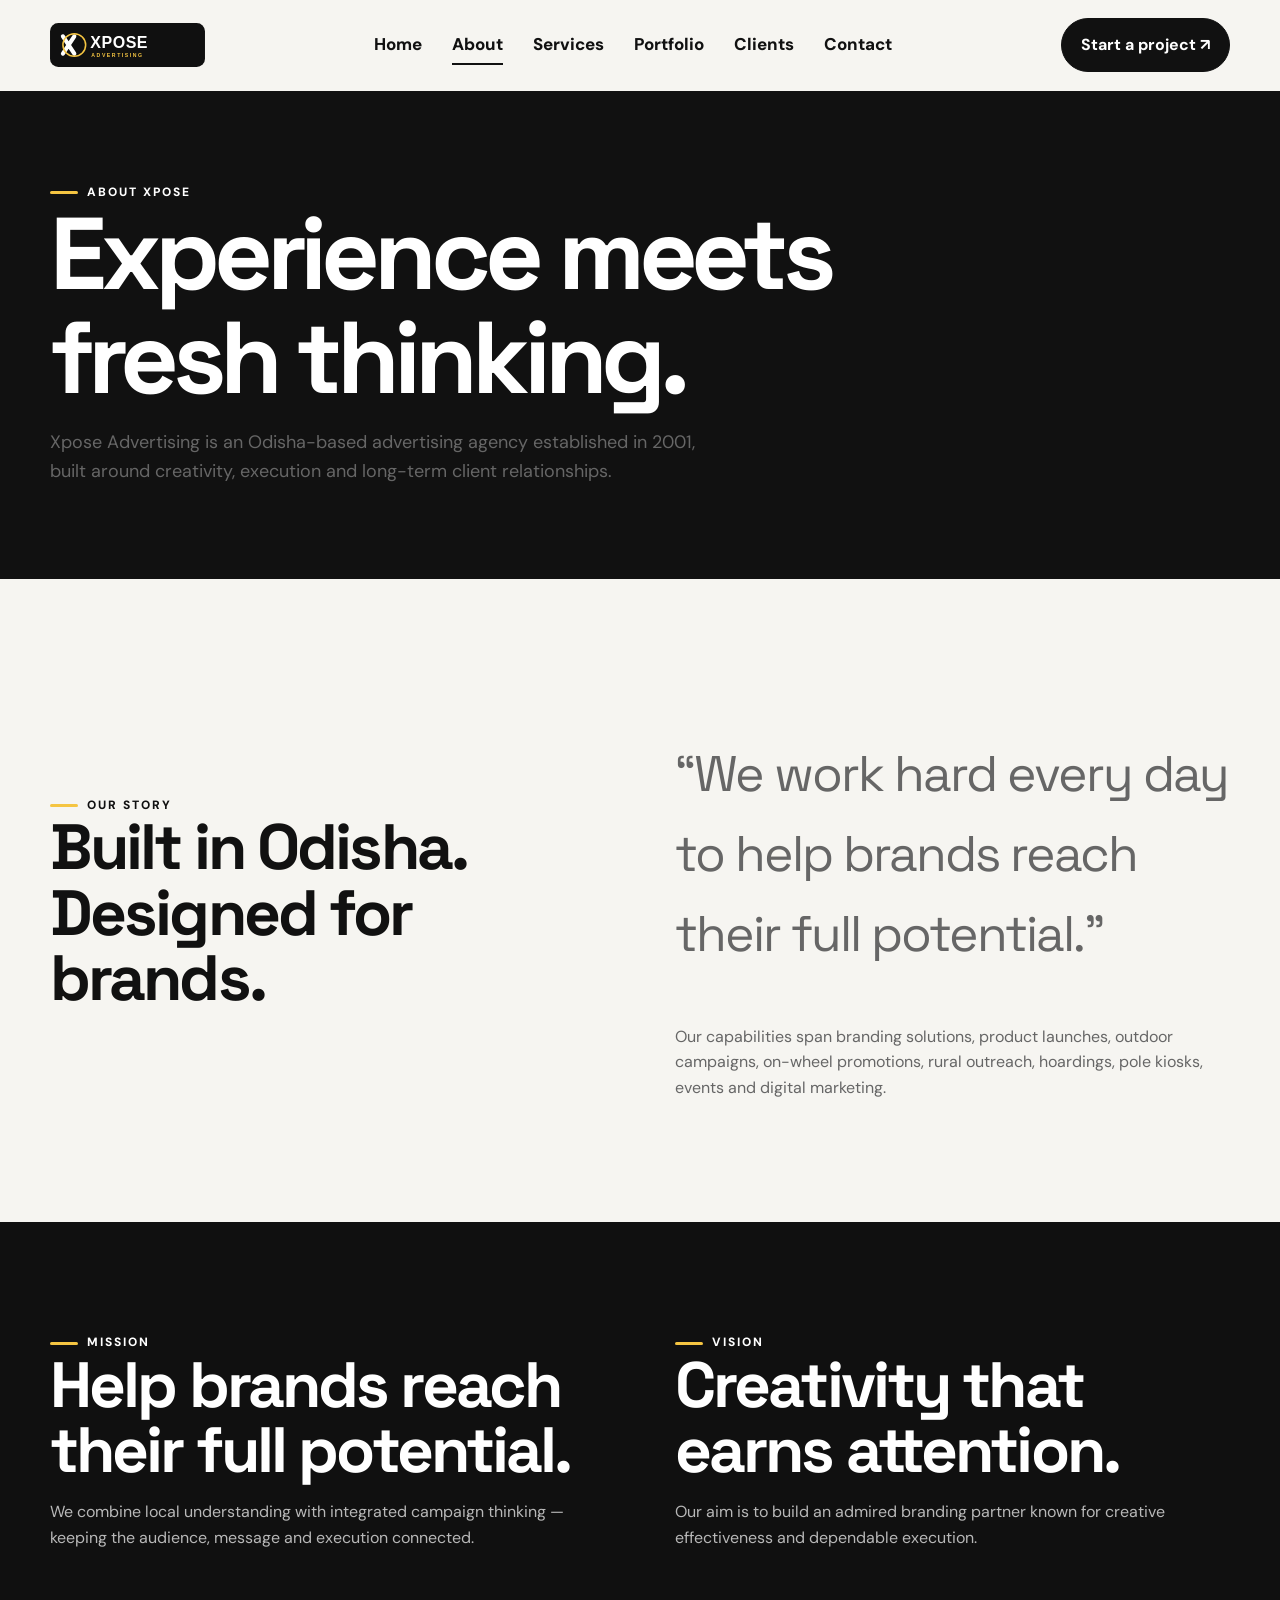
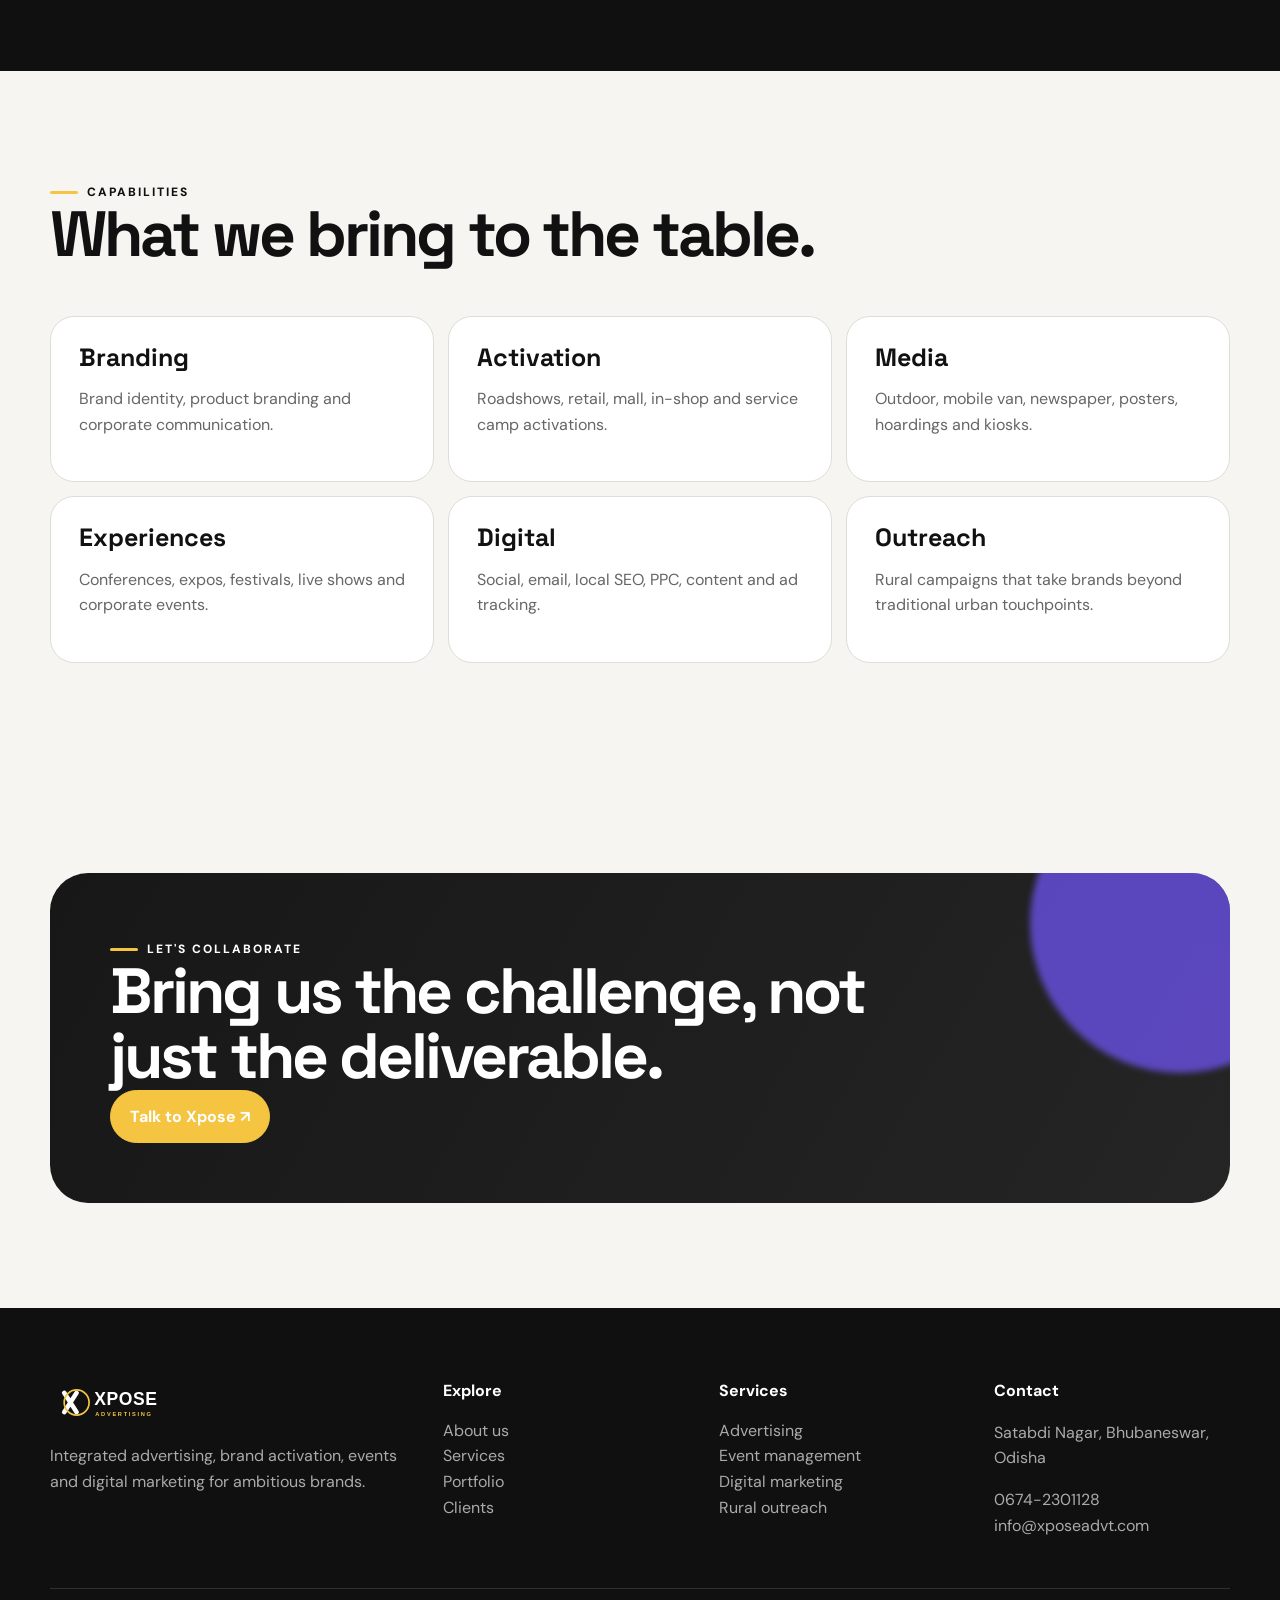
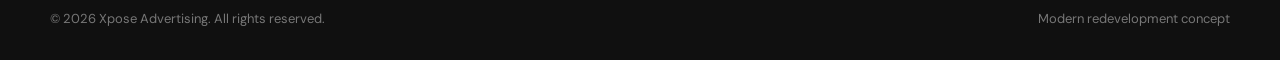
<file: about.html>
<!doctype html><html lang="en"><head><meta charset="utf-8"><meta name="viewport" content="width=device-width,initial-scale=1">
<title>About Xpose Advertising | Xpose Advertising</title><meta name="description" content="Xpose Advertising — integrated advertising, promotions, events and digital marketing.">
<link rel="icon" href="assets/favicon.svg"><link rel="stylesheet" href="assets/styles.css"></head><body>
<header class="site-header"><div class="container header-inner">
<a href="index.html" class="logo"><img src="assets/logo.svg" alt="Xpose Advertising"></a>
<nav class="site-nav" aria-label="Main navigation">
<a href="index.html" class="">Home</a>
<a href="about.html" class="active">About</a>
<a href="services.html" class="">Services</a>
<a href="portfolio.html" class="">Portfolio</a>
<a href="clients.html" class="">Clients</a>
<a href="contact.html" class="">Contact</a>
</nav>
<a class="nav-cta" href="contact.html">Start a project ↗</a>
<button class="menu-toggle" aria-label="Open menu" aria-expanded="false">☰</button>
</div></header>
<main>
<section class="page-hero"><div class="container"><span class="eyebrow">About Xpose</span><h1>Experience meets fresh thinking.</h1><p>Xpose Advertising is an Odisha-based advertising agency established in 2001, built around creativity, execution and long-term client relationships.</p></div></section>
<section class="section"><div class="container split"><div class="reveal"><span class="eyebrow">Our story</span><h2>Built in Odisha. Designed for brands.</h2></div><div class="reveal"><p class="quote">“We work hard every day to help brands reach their full potential.”</p><p>Our capabilities span branding solutions, product launches, outdoor campaigns, on-wheel promotions, rural outreach, hoardings, pole kiosks, events and digital marketing.</p></div></div></section>
<section class="section dark"><div class="container split"><div class="reveal"><span class="eyebrow">Mission</span><h2>Help brands reach their full potential.</h2><p>We combine local understanding with integrated campaign thinking — keeping the audience, message and execution connected.</p></div><div class="reveal"><span class="eyebrow">Vision</span><h2>Creativity that earns attention.</h2><p>Our aim is to build an admired branding partner known for creative effectiveness and dependable execution.</p></div></div></section>
<section class="section"><div class="container"><div class="section-head"><div><span class="eyebrow">Capabilities</span><h2>What we bring to the table.</h2></div></div><div class="mini-grid">
<div class="mini-card reveal"><h3>Branding</h3><p>Brand identity, product branding and corporate communication.</p></div>
<div class="mini-card reveal"><h3>Activation</h3><p>Roadshows, retail, mall, in-shop and service camp activations.</p></div>
<div class="mini-card reveal"><h3>Media</h3><p>Outdoor, mobile van, newspaper, posters, hoardings and kiosks.</p></div>
<div class="mini-card reveal"><h3>Experiences</h3><p>Conferences, expos, festivals, live shows and corporate events.</p></div>
<div class="mini-card reveal"><h3>Digital</h3><p>Social, email, local SEO, PPC, content and ad tracking.</p></div>
<div class="mini-card reveal"><h3>Outreach</h3><p>Rural campaigns that take brands beyond traditional urban touchpoints.</p></div>
</div></div></section>
<section class="section"><div class="container"><div class="cta"><span class="eyebrow">Let's collaborate</span><h2>Bring us the challenge, not just the deliverable.</h2><a class="btn btn-yellow" href="contact.html">Talk to Xpose ↗</a></div></div></section>
</main>
<footer class="footer"><div class="container">
<div class="footer-grid">
<div><img src="assets/logo.svg" alt="Xpose Advertising" style="width:170px;background:#101010"><p>Integrated advertising, brand activation, events and digital marketing for ambitious brands.</p></div>
<div><h4>Explore</h4><a href="about.html">About us</a><br><a href="services.html">Services</a><br><a href="portfolio.html">Portfolio</a><br><a href="clients.html">Clients</a></div>
<div><h4>Services</h4><a href="services.html#advertising">Advertising</a><br><a href="services.html#events">Event management</a><br><a href="services.html#digital">Digital marketing</a><br><a href="services.html#rural">Rural outreach</a></div>
<div><h4>Contact</h4><p>Satabdi Nagar, Bhubaneswar, Odisha</p><a href="tel:06742301128">0674-2301128</a><br><a href="mailto:info@xposeadvt.com">info@xposeadvt.com</a></div>
</div>
<div class="footer-bottom"><span>© 2026 Xpose Advertising. All rights reserved.</span><span>Modern redevelopment concept</span></div>
</div></footer><script src="assets/site.js"></script></body></html>
</file>
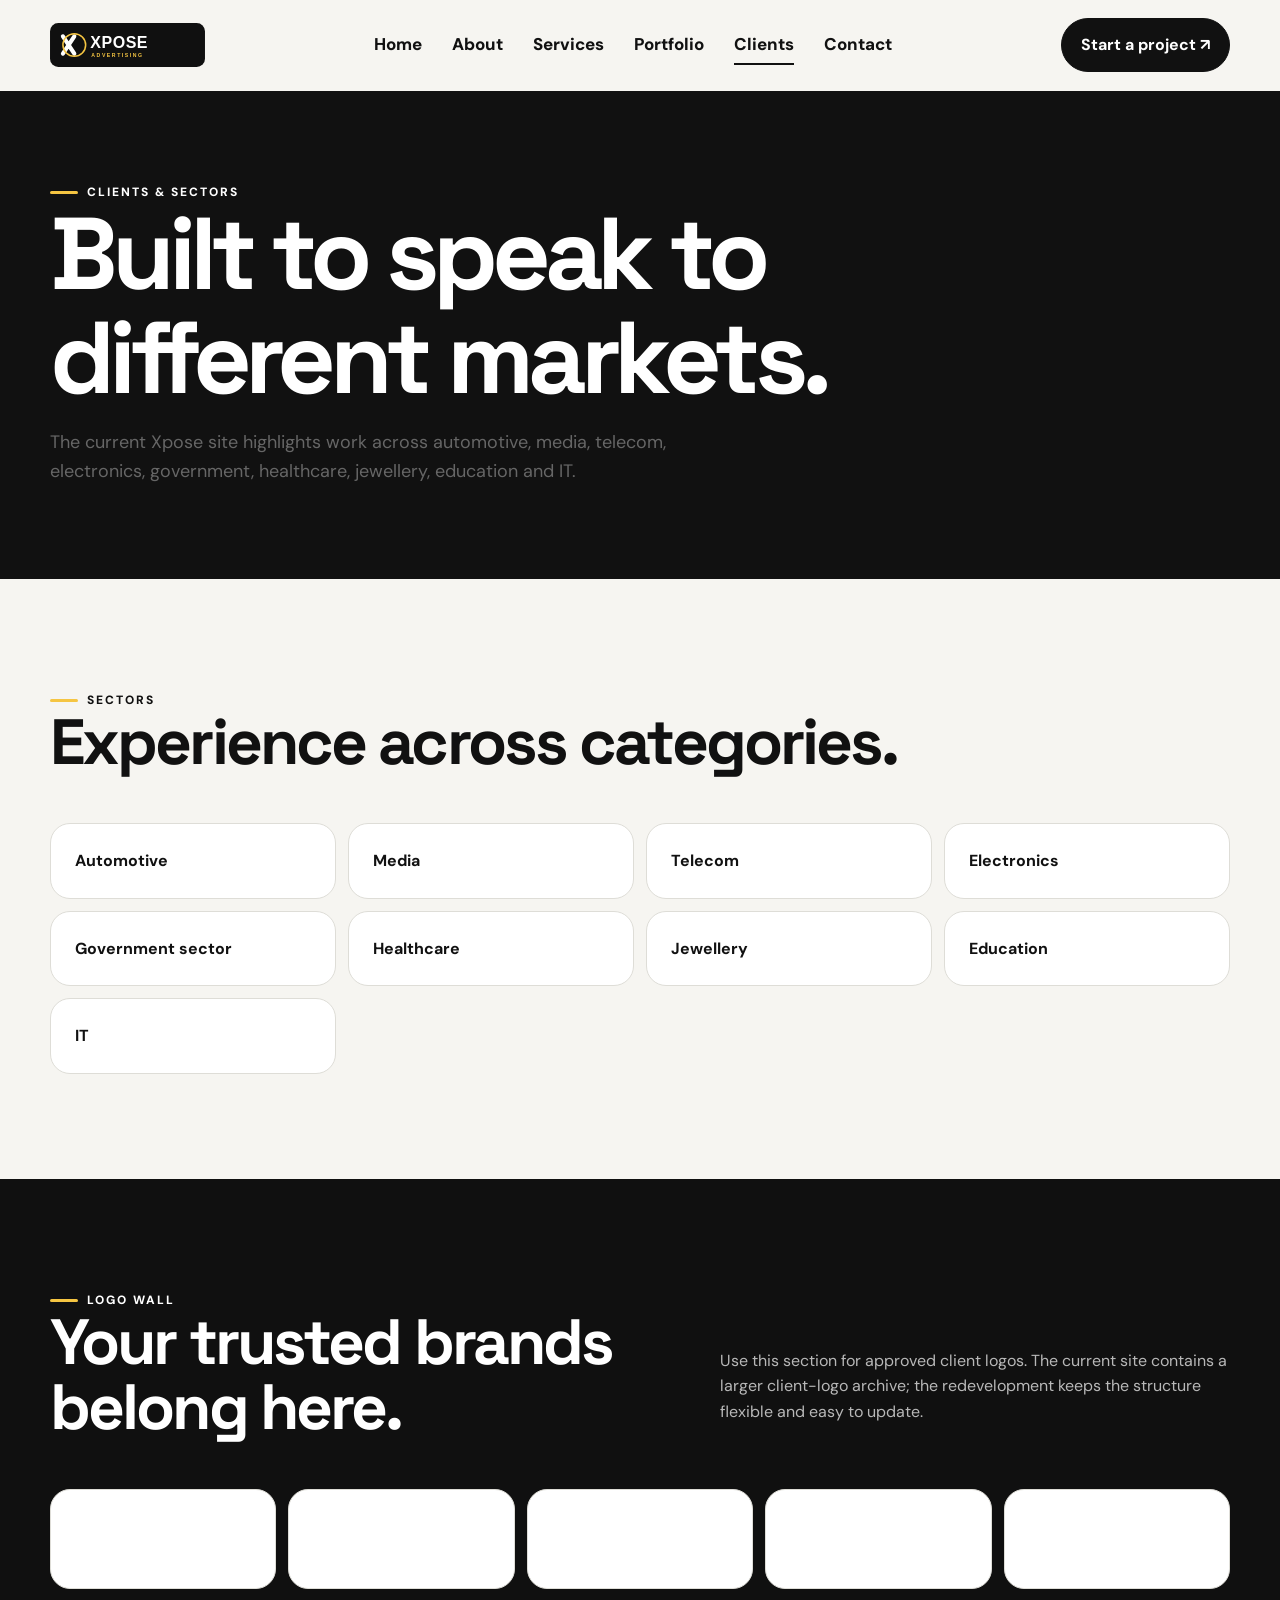
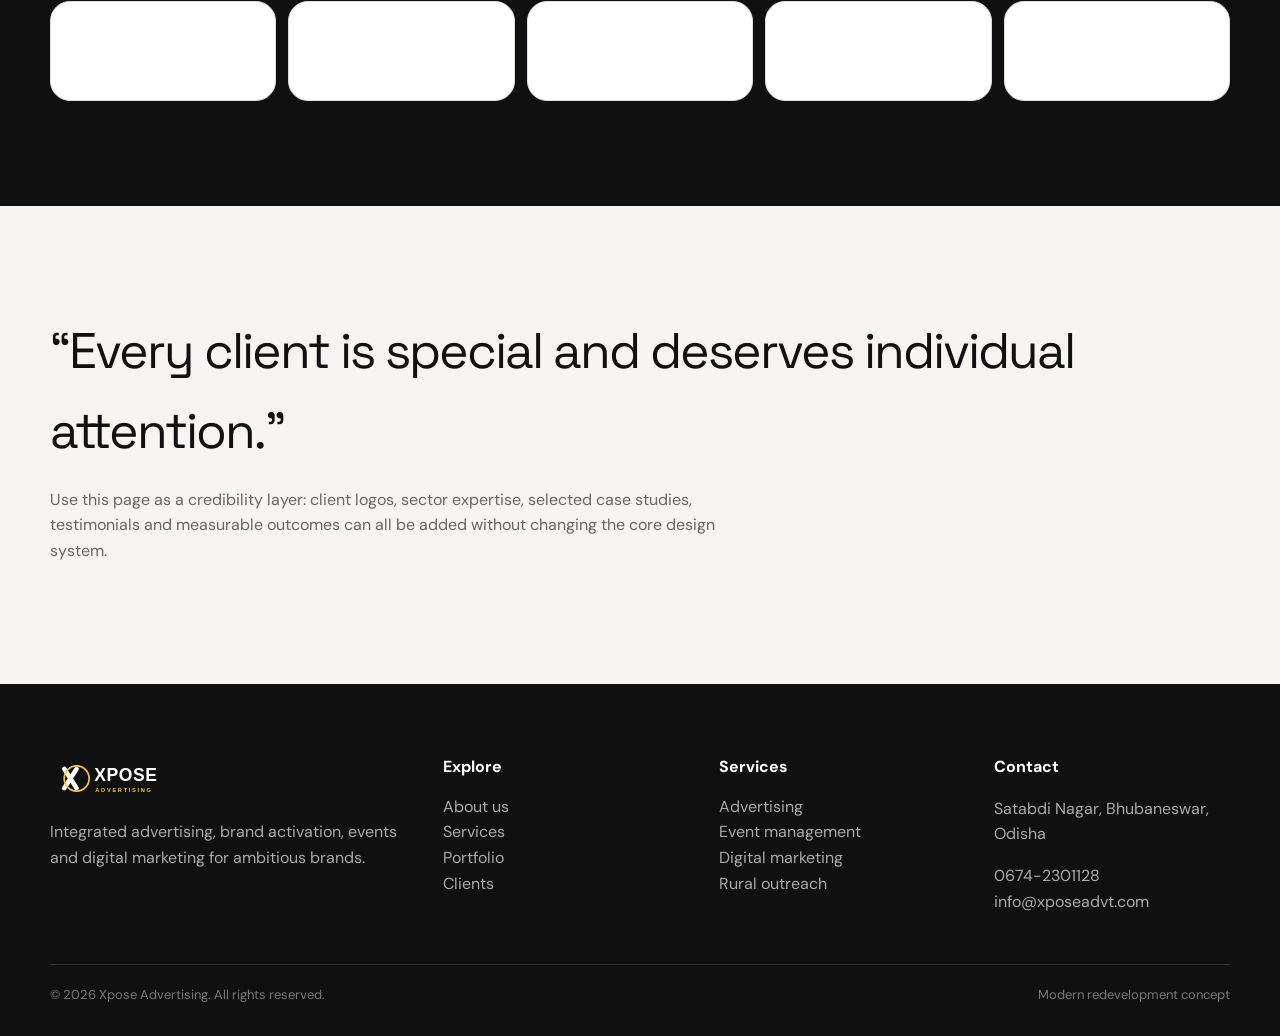
<file: clients.html>
<!doctype html><html lang="en"><head><meta charset="utf-8"><meta name="viewport" content="width=device-width,initial-scale=1">
<title>Clients & Sectors | Xpose Advertising</title><meta name="description" content="Xpose Advertising — integrated advertising, promotions, events and digital marketing.">
<link rel="icon" href="assets/favicon.svg"><link rel="stylesheet" href="assets/styles.css"></head><body>
<header class="site-header"><div class="container header-inner">
<a href="index.html" class="logo"><img src="assets/logo.svg" alt="Xpose Advertising"></a>
<nav class="site-nav" aria-label="Main navigation">
<a href="index.html" class="">Home</a>
<a href="about.html" class="">About</a>
<a href="services.html" class="">Services</a>
<a href="portfolio.html" class="">Portfolio</a>
<a href="clients.html" class="active">Clients</a>
<a href="contact.html" class="">Contact</a>
</nav>
<a class="nav-cta" href="contact.html">Start a project ↗</a>
<button class="menu-toggle" aria-label="Open menu" aria-expanded="false">☰</button>
</div></header>
<main>
<section class="page-hero"><div class="container"><span class="eyebrow">Clients & sectors</span><h1>Built to speak to different markets.</h1><p>The current Xpose site highlights work across automotive, media, telecom, electronics, government, healthcare, jewellery, education and IT.</p></div></section>
<section class="section"><div class="container"><div class="section-head"><div><span class="eyebrow">Sectors</span><h2>Experience across categories.</h2></div></div>
<div class="sector-grid">
<div class="sector reveal">Automotive</div><div class="sector reveal">Media</div><div class="sector reveal">Telecom</div><div class="sector reveal">Electronics</div><div class="sector reveal">Government sector</div><div class="sector reveal">Healthcare</div><div class="sector reveal">Jewellery</div><div class="sector reveal">Education</div><div class="sector reveal">IT</div>
</div></div></section>
<section class="section dark"><div class="container"><div class="section-head"><div><span class="eyebrow">Logo wall</span><h2>Your trusted brands belong here.</h2></div><p>Use this section for approved client logos. The current site contains a larger client-logo archive; the redevelopment keeps the structure flexible and easy to update.</p></div>
<div class="client-grid"><div class="client-chip">CLIENT LOGO</div><div class="client-chip">CLIENT LOGO</div><div class="client-chip">CLIENT LOGO</div><div class="client-chip">CLIENT LOGO</div><div class="client-chip">CLIENT LOGO</div><div class="client-chip">CLIENT LOGO</div><div class="client-chip">CLIENT LOGO</div><div class="client-chip">CLIENT LOGO</div><div class="client-chip">CLIENT LOGO</div><div class="client-chip">CLIENT LOGO</div></div></div></section>
<section class="section"><div class="container"><div class="quote">“Every client is special and deserves individual attention.”</div><p style="max-width:700px">Use this page as a credibility layer: client logos, sector expertise, selected case studies, testimonials and measurable outcomes can all be added without changing the core design system.</p></div></section>
</main>
<footer class="footer"><div class="container">
<div class="footer-grid">
<div><img src="assets/logo.svg" alt="Xpose Advertising" style="width:170px;background:#101010"><p>Integrated advertising, brand activation, events and digital marketing for ambitious brands.</p></div>
<div><h4>Explore</h4><a href="about.html">About us</a><br><a href="services.html">Services</a><br><a href="portfolio.html">Portfolio</a><br><a href="clients.html">Clients</a></div>
<div><h4>Services</h4><a href="services.html#advertising">Advertising</a><br><a href="services.html#events">Event management</a><br><a href="services.html#digital">Digital marketing</a><br><a href="services.html#rural">Rural outreach</a></div>
<div><h4>Contact</h4><p>Satabdi Nagar, Bhubaneswar, Odisha</p><a href="tel:06742301128">0674-2301128</a><br><a href="mailto:info@xposeadvt.com">info@xposeadvt.com</a></div>
</div>
<div class="footer-bottom"><span>© 2026 Xpose Advertising. All rights reserved.</span><span>Modern redevelopment concept</span></div>
</div></footer><script src="assets/site.js"></script></body></html>
</file>
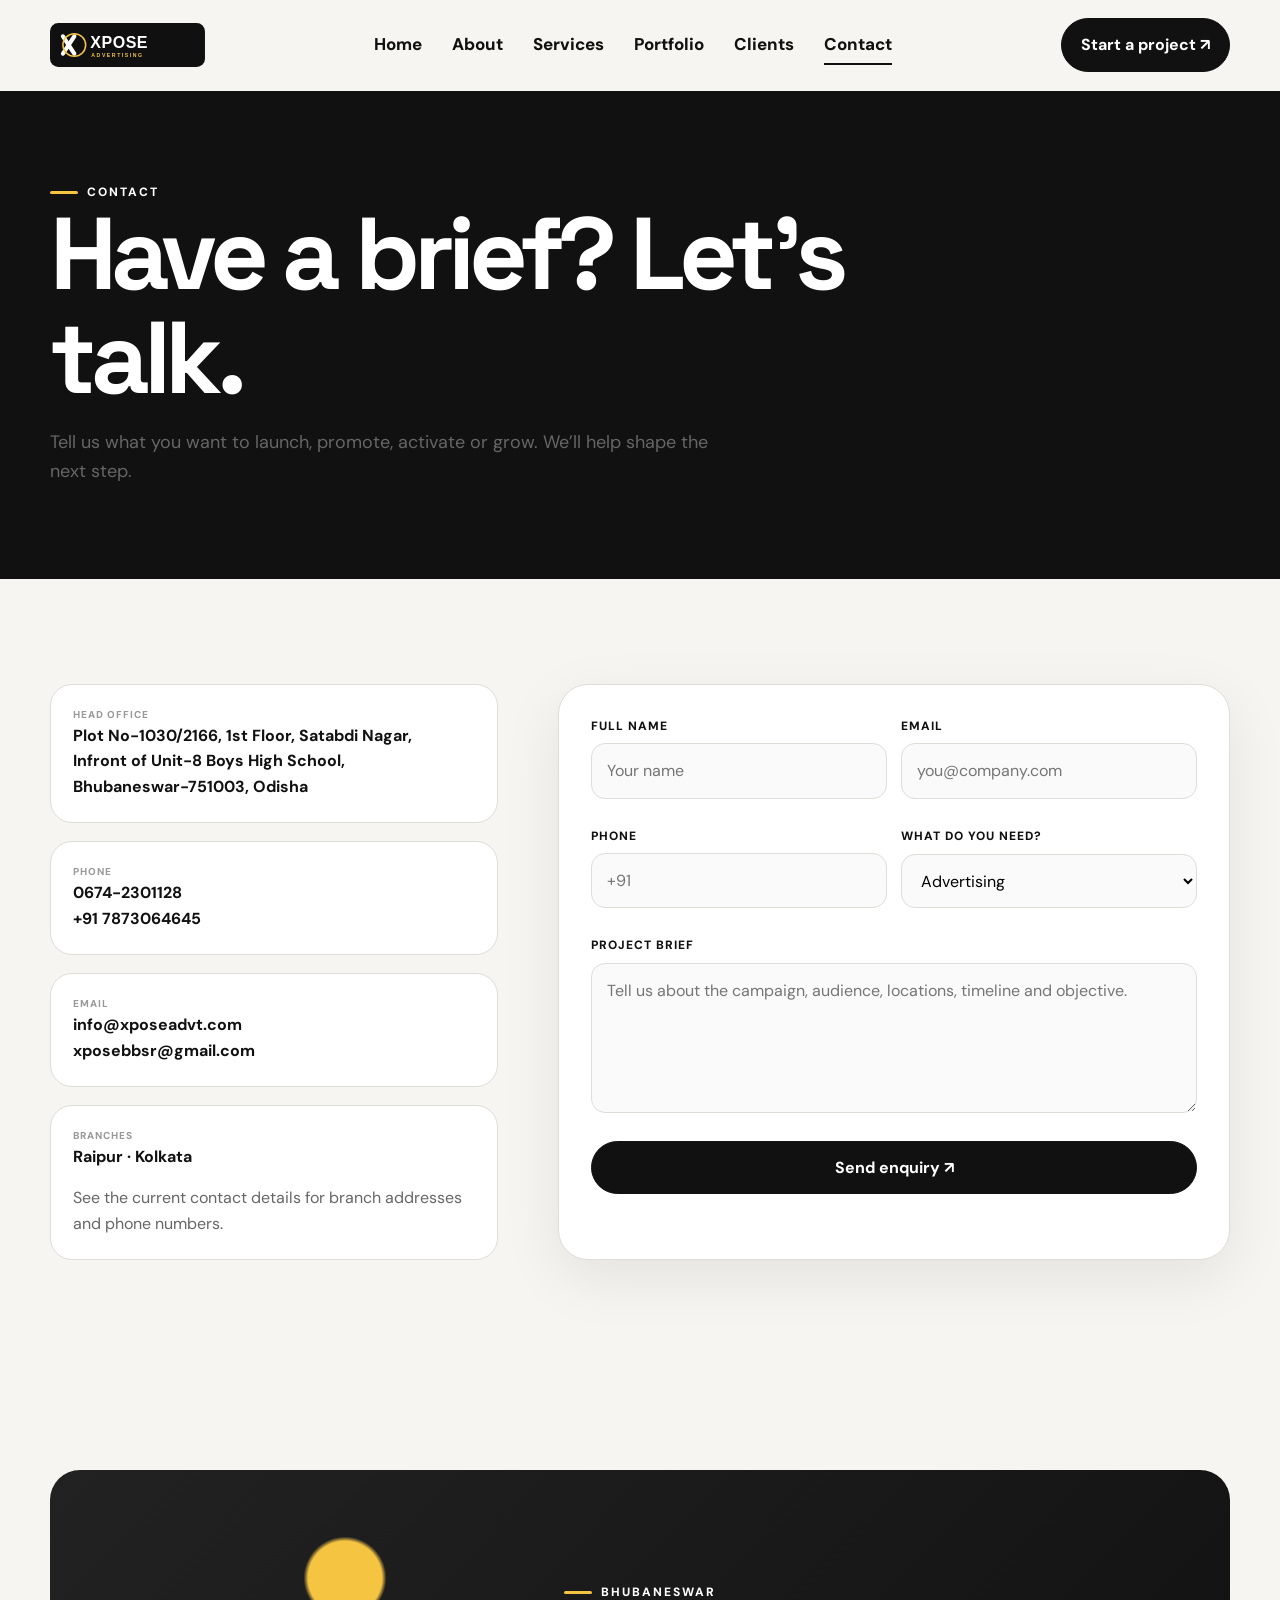
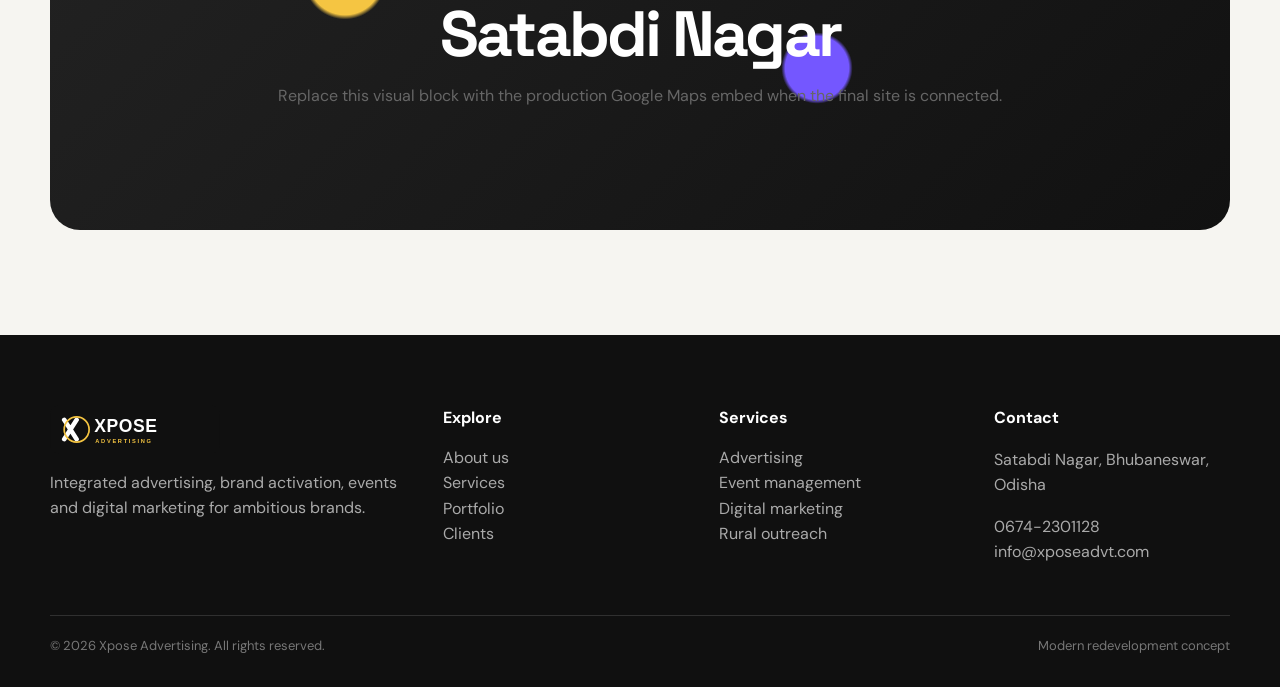
<file: contact.html>
<!doctype html><html lang="en"><head><meta charset="utf-8"><meta name="viewport" content="width=device-width,initial-scale=1">
<title>Contact Xpose Advertising | Xpose Advertising</title><meta name="description" content="Xpose Advertising — integrated advertising, promotions, events and digital marketing.">
<link rel="icon" href="assets/favicon.svg"><link rel="stylesheet" href="assets/styles.css"></head><body>
<header class="site-header"><div class="container header-inner">
<a href="index.html" class="logo"><img src="assets/logo.svg" alt="Xpose Advertising"></a>
<nav class="site-nav" aria-label="Main navigation">
<a href="index.html" class="">Home</a>
<a href="about.html" class="">About</a>
<a href="services.html" class="">Services</a>
<a href="portfolio.html" class="">Portfolio</a>
<a href="clients.html" class="">Clients</a>
<a href="contact.html" class="active">Contact</a>
</nav>
<a class="nav-cta" href="contact.html">Start a project ↗</a>
<button class="menu-toggle" aria-label="Open menu" aria-expanded="false">☰</button>
</div></header>
<main>
<section class="page-hero"><div class="container"><span class="eyebrow">Contact</span><h1>Have a brief? Let's talk.</h1><p>Tell us what you want to launch, promote, activate or grow. We’ll help shape the next step.</p></div></section>
<section class="section"><div class="container contact-grid">
<div class="contact-details">
<div class="contact-item reveal"><small>Head office</small><strong>Plot No-1030/2166, 1st Floor, Satabdi Nagar,<br>Infront of Unit-8 Boys High School,<br>Bhubaneswar-751003, Odisha</strong></div>
<div class="contact-item reveal"><small>Phone</small><a href="tel:06742301128">0674-2301128</a><br><a href="tel:+917873064645">+91 7873064645</a></div>
<div class="contact-item reveal"><small>Email</small><a href="mailto:info@xposeadvt.com">info@xposeadvt.com</a><br><a href="mailto:xposebbsr@gmail.com">xposebbsr@gmail.com</a></div>
<div class="contact-item reveal"><small>Branches</small><strong>Raipur · Kolkata</strong><p style="margin-bottom:0">See the current contact details for branch addresses and phone numbers.</p></div>
</div>
<form class="form reveal" data-demo-form><div class="form-grid">
<div class="field"><label for="name">Full name</label><input id="name" required placeholder="Your name"></div>
<div class="field"><label for="email">Email</label><input id="email" type="email" required placeholder="you@company.com"></div>
<div class="field"><label for="phone">Phone</label><input id="phone" placeholder="+91"></div>
<div class="field"><label for="service">What do you need?</label><select id="service"><option>Advertising</option><option>Promotions</option><option>Event management</option><option>Rural outreach</option><option>Digital marketing</option><option>Creative solutions</option></select></div>
<div class="field full"><label for="message">Project brief</label><textarea id="message" required placeholder="Tell us about the campaign, audience, locations, timeline and objective."></textarea></div>
<div class="field full"><button class="btn btn-dark" type="submit">Send enquiry ↗</button><div class="form-status" aria-live="polite"></div></div>
</div></form>
</div></section>
<section class="section"><div class="container"><div class="map-box"><div><span class="eyebrow">Bhubaneswar</span><h2>Satabdi Nagar</h2><p>Replace this visual block with the production Google Maps embed when the final site is connected.</p></div></div></div></section>
</main>
<footer class="footer"><div class="container">
<div class="footer-grid">
<div><img src="assets/logo.svg" alt="Xpose Advertising" style="width:170px;background:#101010"><p>Integrated advertising, brand activation, events and digital marketing for ambitious brands.</p></div>
<div><h4>Explore</h4><a href="about.html">About us</a><br><a href="services.html">Services</a><br><a href="portfolio.html">Portfolio</a><br><a href="clients.html">Clients</a></div>
<div><h4>Services</h4><a href="services.html#advertising">Advertising</a><br><a href="services.html#events">Event management</a><br><a href="services.html#digital">Digital marketing</a><br><a href="services.html#rural">Rural outreach</a></div>
<div><h4>Contact</h4><p>Satabdi Nagar, Bhubaneswar, Odisha</p><a href="tel:06742301128">0674-2301128</a><br><a href="mailto:info@xposeadvt.com">info@xposeadvt.com</a></div>
</div>
<div class="footer-bottom"><span>© 2026 Xpose Advertising. All rights reserved.</span><span>Modern redevelopment concept</span></div>
</div></footer><script src="assets/site.js"></script></body></html>
</file>
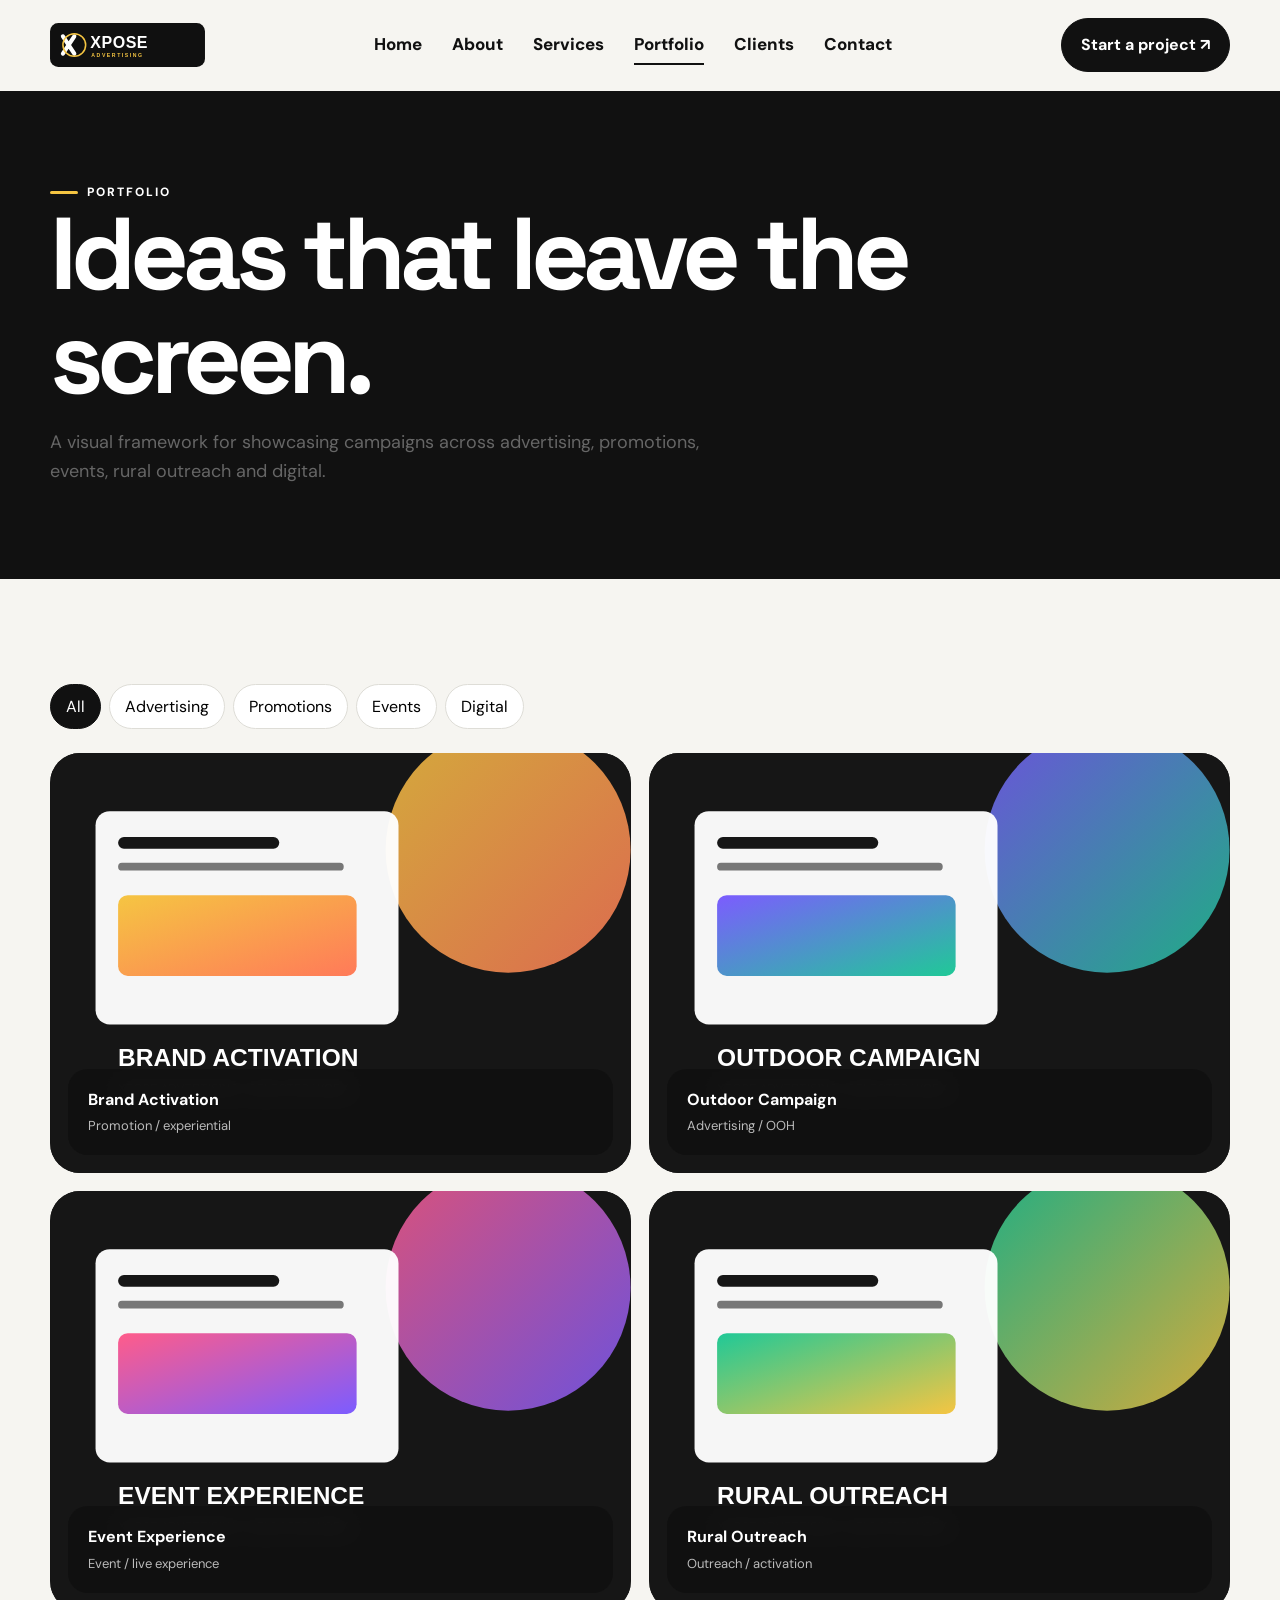
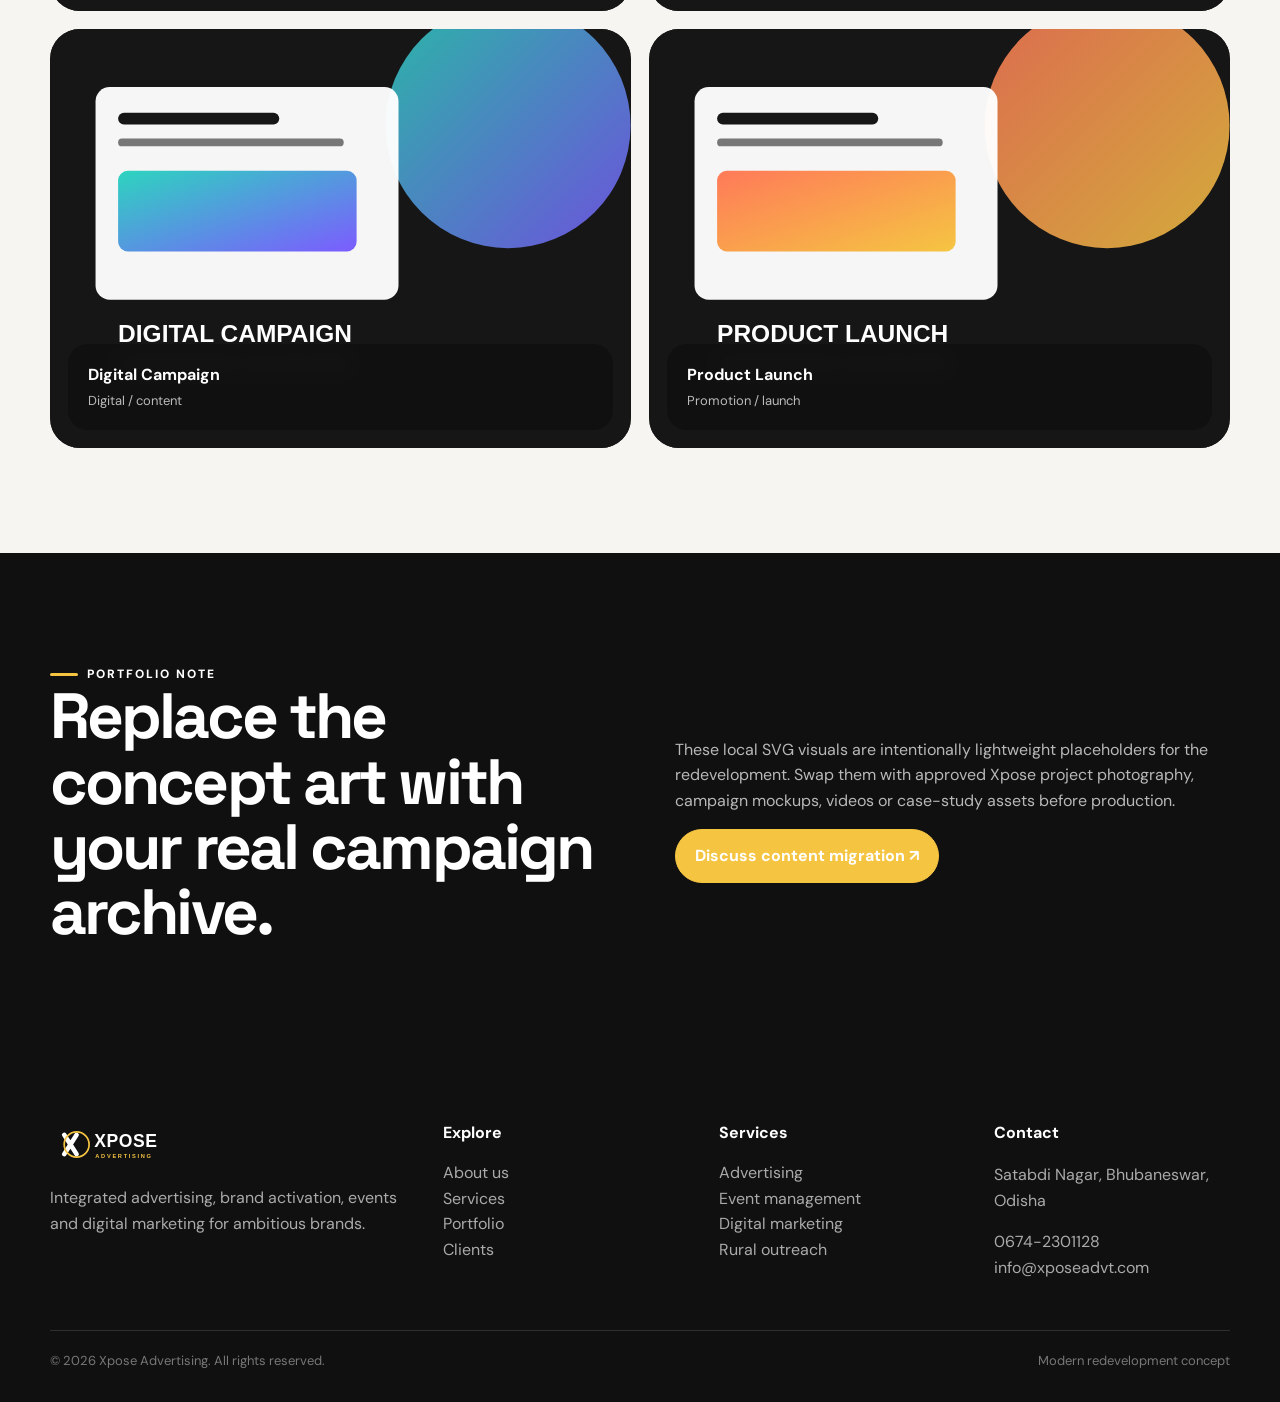
<file: portfolio.html>
<!doctype html><html lang="en"><head><meta charset="utf-8"><meta name="viewport" content="width=device-width,initial-scale=1">
<title>Portfolio | Xpose Advertising</title><meta name="description" content="Xpose Advertising — integrated advertising, promotions, events and digital marketing.">
<link rel="icon" href="assets/favicon.svg"><link rel="stylesheet" href="assets/styles.css"></head><body>
<header class="site-header"><div class="container header-inner">
<a href="index.html" class="logo"><img src="assets/logo.svg" alt="Xpose Advertising"></a>
<nav class="site-nav" aria-label="Main navigation">
<a href="index.html" class="">Home</a>
<a href="about.html" class="">About</a>
<a href="services.html" class="">Services</a>
<a href="portfolio.html" class="active">Portfolio</a>
<a href="clients.html" class="">Clients</a>
<a href="contact.html" class="">Contact</a>
</nav>
<a class="nav-cta" href="contact.html">Start a project ↗</a>
<button class="menu-toggle" aria-label="Open menu" aria-expanded="false">☰</button>
</div></header>
<main>
<section class="page-hero"><div class="container"><span class="eyebrow">Portfolio</span><h1>Ideas that leave the screen.</h1><p>A visual framework for showcasing campaigns across advertising, promotions, events, rural outreach and digital.</p></div></section>
<section class="section"><div class="container"><div class="filters">
<button class="filter active" data-filter="all">All</button><button class="filter" data-filter="advertising">Advertising</button><button class="filter" data-filter="promotion">Promotions</button><button class="filter" data-filter="event">Events</button><button class="filter" data-filter="digital">Digital</button>
</div><div class="work-grid">
<article class="work-card reveal" data-category="promotion"><img src="assets/work-1.svg" alt=""><div class="work-overlay"><strong>Brand Activation</strong><p>Promotion / experiential</p></div></article>
<article class="work-card reveal" data-category="advertising"><img src="assets/work-2.svg" alt=""><div class="work-overlay"><strong>Outdoor Campaign</strong><p>Advertising / OOH</p></div></article>
<article class="work-card reveal" data-category="event"><img src="assets/work-3.svg" alt=""><div class="work-overlay"><strong>Event Experience</strong><p>Event / live experience</p></div></article>
<article class="work-card reveal" data-category="advertising"><img src="assets/work-4.svg" alt=""><div class="work-overlay"><strong>Rural Outreach</strong><p>Outreach / activation</p></div></article>
<article class="work-card reveal" data-category="digital"><img src="assets/work-5.svg" alt=""><div class="work-overlay"><strong>Digital Campaign</strong><p>Digital / content</p></div></article>
<article class="work-card reveal" data-category="promotion"><img src="assets/work-6.svg" alt=""><div class="work-overlay"><strong>Product Launch</strong><p>Promotion / launch</p></div></article>
</div></div></section>
<section class="section dark"><div class="container split"><div><span class="eyebrow">Portfolio note</span><h2>Replace the concept art with your real campaign archive.</h2></div><div><p>These local SVG visuals are intentionally lightweight placeholders for the redevelopment. Swap them with approved Xpose project photography, campaign mockups, videos or case-study assets before production.</p><a class="btn btn-yellow" href="contact.html">Discuss content migration ↗</a></div></div></section>
</main>
<footer class="footer"><div class="container">
<div class="footer-grid">
<div><img src="assets/logo.svg" alt="Xpose Advertising" style="width:170px;background:#101010"><p>Integrated advertising, brand activation, events and digital marketing for ambitious brands.</p></div>
<div><h4>Explore</h4><a href="about.html">About us</a><br><a href="services.html">Services</a><br><a href="portfolio.html">Portfolio</a><br><a href="clients.html">Clients</a></div>
<div><h4>Services</h4><a href="services.html#advertising">Advertising</a><br><a href="services.html#events">Event management</a><br><a href="services.html#digital">Digital marketing</a><br><a href="services.html#rural">Rural outreach</a></div>
<div><h4>Contact</h4><p>Satabdi Nagar, Bhubaneswar, Odisha</p><a href="tel:06742301128">0674-2301128</a><br><a href="mailto:info@xposeadvt.com">info@xposeadvt.com</a></div>
</div>
<div class="footer-bottom"><span>© 2026 Xpose Advertising. All rights reserved.</span><span>Modern redevelopment concept</span></div>
</div></footer><script src="assets/site.js"></script></body></html>
</file>
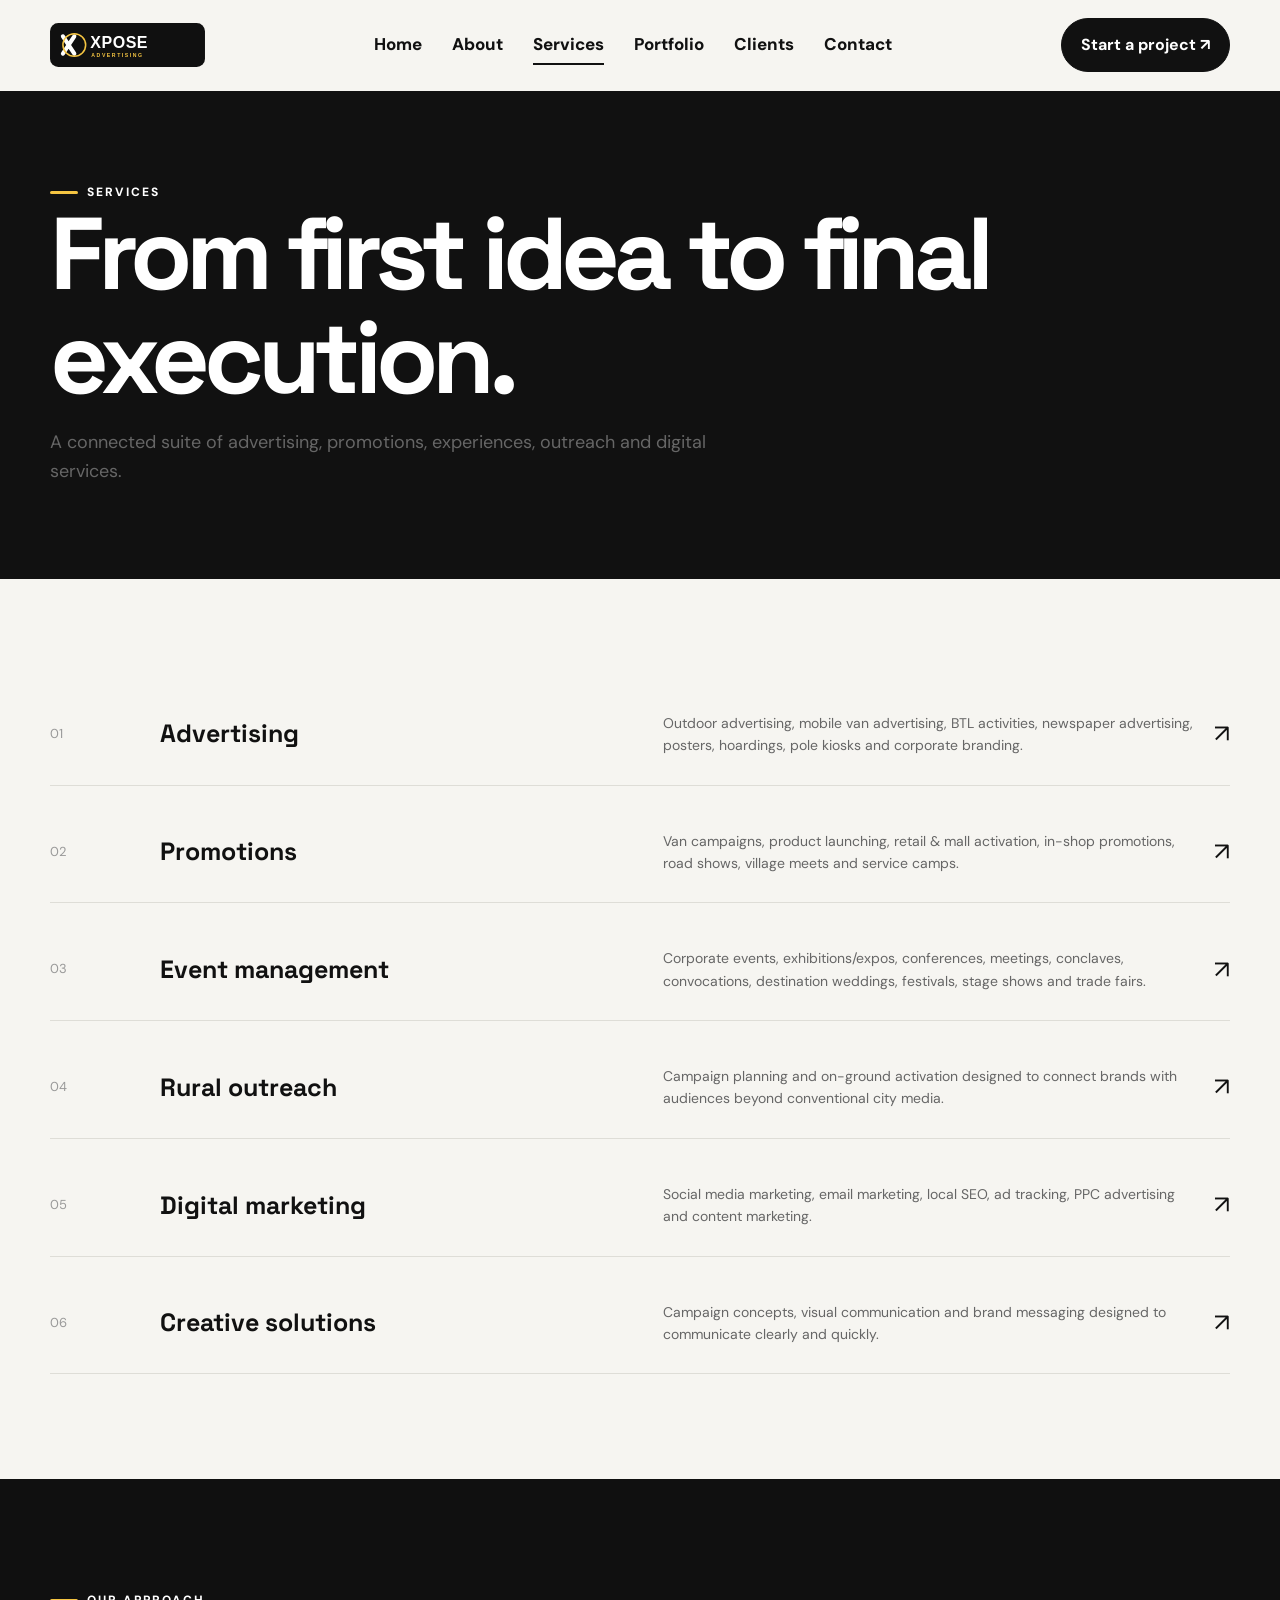
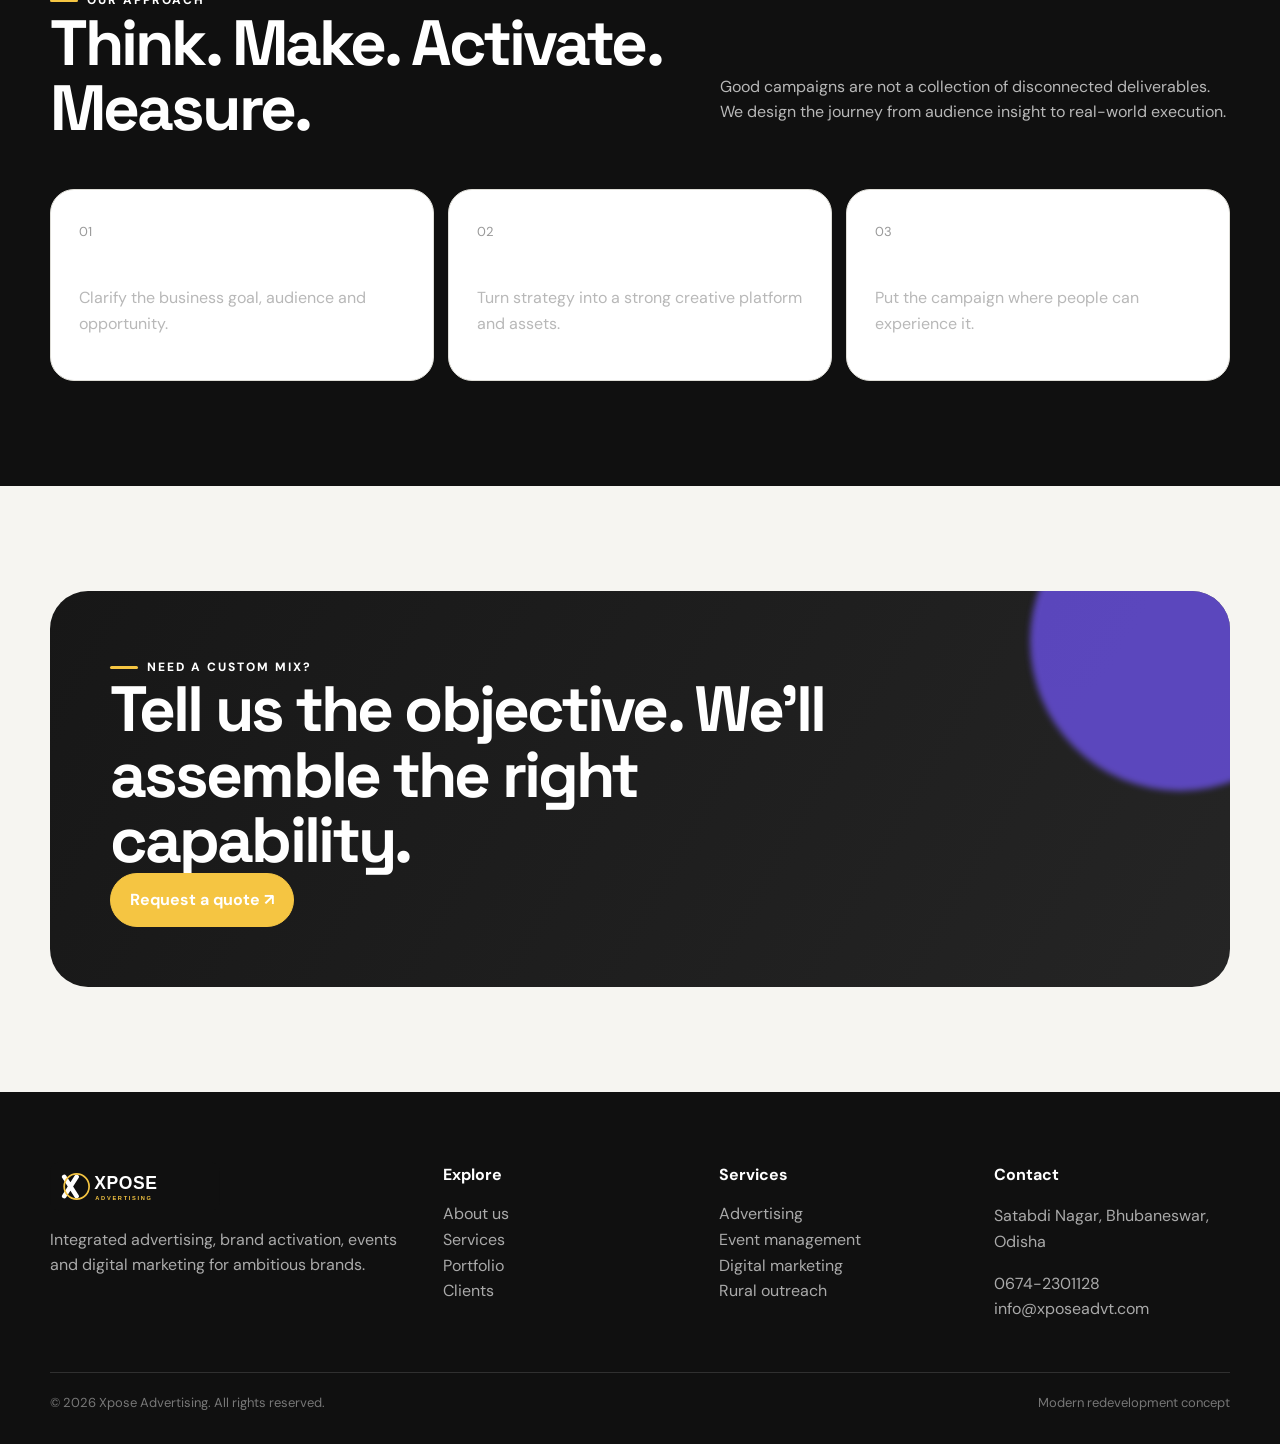
<file: services.html>
<!doctype html><html lang="en"><head><meta charset="utf-8"><meta name="viewport" content="width=device-width,initial-scale=1">
<title>Services | Xpose Advertising</title><meta name="description" content="Xpose Advertising — integrated advertising, promotions, events and digital marketing.">
<link rel="icon" href="assets/favicon.svg"><link rel="stylesheet" href="assets/styles.css"></head><body>
<header class="site-header"><div class="container header-inner">
<a href="index.html" class="logo"><img src="assets/logo.svg" alt="Xpose Advertising"></a>
<nav class="site-nav" aria-label="Main navigation">
<a href="index.html" class="">Home</a>
<a href="about.html" class="">About</a>
<a href="services.html" class="active">Services</a>
<a href="portfolio.html" class="">Portfolio</a>
<a href="clients.html" class="">Clients</a>
<a href="contact.html" class="">Contact</a>
</nav>
<a class="nav-cta" href="contact.html">Start a project ↗</a>
<button class="menu-toggle" aria-label="Open menu" aria-expanded="false">☰</button>
</div></header>
<main>
<section class="page-hero"><div class="container"><span class="eyebrow">Services</span><h1>From first idea to final execution.</h1><p>A connected suite of advertising, promotions, experiences, outreach and digital services.</p></div></section>
<section class="section"><div class="container"><div class="service-list">
<div class="service-row reveal" id="advertising"><span class="service-no">01</span><h3>Advertising</h3><p>Outdoor advertising, mobile van advertising, BTL activities, newspaper advertising, posters, hoardings, pole kiosks and corporate branding.</p><span class="arrow">↗</span></div>
<div class="service-row reveal" id="promotions"><span class="service-no">02</span><h3>Promotions</h3><p>Van campaigns, product launching, retail & mall activation, in-shop promotions, road shows, village meets and service camps.</p><span class="arrow">↗</span></div>
<div class="service-row reveal" id="events"><span class="service-no">03</span><h3>Event management</h3><p>Corporate events, exhibitions/expos, conferences, meetings, conclaves, convocations, destination weddings, festivals, stage shows and trade fairs.</p><span class="arrow">↗</span></div>
<div class="service-row reveal" id="rural"><span class="service-no">04</span><h3>Rural outreach</h3><p>Campaign planning and on-ground activation designed to connect brands with audiences beyond conventional city media.</p><span class="arrow">↗</span></div>
<div class="service-row reveal" id="digital"><span class="service-no">05</span><h3>Digital marketing</h3><p>Social media marketing, email marketing, local SEO, ad tracking, PPC advertising and content marketing.</p><span class="arrow">↗</span></div>
<div class="service-row reveal" id="creative"><span class="service-no">06</span><h3>Creative solutions</h3><p>Campaign concepts, visual communication and brand messaging designed to communicate clearly and quickly.</p><span class="arrow">↗</span></div>
</div></div></section>
<section class="section dark"><div class="container"><div class="section-head"><div><span class="eyebrow">Our approach</span><h2>Think. Make. Activate. Measure.</h2></div><p>Good campaigns are not a collection of disconnected deliverables. We design the journey from audience insight to real-world execution.</p></div><div class="mini-grid">
<div class="mini-card"><span class="service-no">01</span><h3>Think</h3><p>Clarify the business goal, audience and opportunity.</p></div>
<div class="mini-card"><span class="service-no">02</span><h3>Make</h3><p>Turn strategy into a strong creative platform and assets.</p></div>
<div class="mini-card"><span class="service-no">03</span><h3>Activate</h3><p>Put the campaign where people can experience it.</p></div>
</div></div></section>
<section class="section"><div class="container"><div class="cta"><span class="eyebrow">Need a custom mix?</span><h2>Tell us the objective. We'll assemble the right capability.</h2><a class="btn btn-yellow" href="contact.html">Request a quote ↗</a></div></div></section>
</main>
<footer class="footer"><div class="container">
<div class="footer-grid">
<div><img src="assets/logo.svg" alt="Xpose Advertising" style="width:170px;background:#101010"><p>Integrated advertising, brand activation, events and digital marketing for ambitious brands.</p></div>
<div><h4>Explore</h4><a href="about.html">About us</a><br><a href="services.html">Services</a><br><a href="portfolio.html">Portfolio</a><br><a href="clients.html">Clients</a></div>
<div><h4>Services</h4><a href="services.html#advertising">Advertising</a><br><a href="services.html#events">Event management</a><br><a href="services.html#digital">Digital marketing</a><br><a href="services.html#rural">Rural outreach</a></div>
<div><h4>Contact</h4><p>Satabdi Nagar, Bhubaneswar, Odisha</p><a href="tel:06742301128">0674-2301128</a><br><a href="mailto:info@xposeadvt.com">info@xposeadvt.com</a></div>
</div>
<div class="footer-bottom"><span>© 2026 Xpose Advertising. All rights reserved.</span><span>Modern redevelopment concept</span></div>
</div></footer><script src="assets/site.js"></script></body></html>
</file>
<file: assets/styles.css>
@import url("https://fonts.googleapis.com/css2?family=DM+Sans:wght@400;500;600;700&family=Space+Grotesk:wght@500;600;700&display=swap");

:root {
  --ink: #111;
  --ink2: #fff;
  --muted: #666;
  --paper: #f6f5f1;
  --card: #fff;
  --line: #deddd7;
  --yellow: #f5c542;
  --purple: #7457ff;
  --coral: #ff7057;
  --green: #1fbf9b;
  --max: 1180px;
  --radius: 28px;
  --shadow: 0 18px 60px rgba(16, 16, 16, 0.08);
}
* {
  box-sizing: border-box;
}
html {
  scroll-behavior: smooth;
}
body {
  margin: 0;
  background: var(--paper);
  color: var(--ink);
  font-family: "DM Sans", sans-serif;
  line-height: 1.6;
}
img {
  max-width: 100%;
  display: block;
}
a {
  color: inherit;
  text-decoration: none;
}
button,
input,
textarea,
select {
  font: inherit;
}
.container {
  width: min(var(--max), calc(100% - 40px));
  margin: auto;
}

/* =========================================
   TOP CONTACT / SOCIAL BAR
========================================= */

.top-bar {
  height: 60px;
  background: #101010;
  color: #fff;
  position: relative;
  z-index: 60;
}

.top-bar-inner {
  height: 100%;
  display: flex;
  align-items: center;
  justify-content: space-between;
  gap: 20px;
}

.top-contact,
.top-social {
  display: flex;
  align-items: center;
}

.top-contact {
  gap: 22px;
}

.top-contact a {
  display: inline-flex;
  align-items: center;
  gap: 8px;
  color: #fff;
  text-decoration: none;
  font-size: 15px;
  font-weight: 700;
  transition: color 0.25s ease;
}

.top-contact a i {
  font-size: 14px;
}

.top-contact a:hover {
  color: #ec1a23;
}

/* Social */

.top-social {
  gap: 9px;
}

.top-social > span {
  margin-right: 5px;
  color: #999;
  font-size: 14px;
  font-weight: 700;
  text-transform: uppercase;
  letter-spacing: 1px;
}

.top-social a {
  width: 32px;
  height: 32px;
  display: inline-flex;
  align-items: center;
  justify-content: center;

  color: #fff;
  text-decoration: none;

  border: 1px solid #3d3d3d;
  border-radius: 50%;

  font-size: 16px;

  transition:
    background 0.25s ease,
    border-color 0.25s ease,
    color 0.25s ease,
    transform 0.25s ease;
}

.top-social a:hover {
  color: #fff;
  background: #ec1a23;
  border-color: #ec1a23;
  transform: translateY(-2px);
}

.nav-cta {
  display: inline-flex;
  align-items: center;
  gap: 8px;
}

.nav-cta i {
  font-size: 12px;
  transition: transform 0.25s ease;
}

.nav-cta:hover i {
  transform: translate(2px, -2px);
}

/* =========================================
   MAIN STICKY HEADER
========================================= */

.site-header {
  position: sticky;
  top: 0;
  z-index: 50;

  background: rgba(246, 245, 241, 0.92);

  backdrop-filter: blur(18px);
  -webkit-backdrop-filter: blur(18px);

  border-bottom: 1px solid transparent;

  transition:
    background 0.35s ease,
    box-shadow 0.35s ease,
    border-color 0.35s ease;
}

.site-header.scrolled {
  background: rgba(246, 245, 241, 0.97);
  border-color: var(--line);
  box-shadow: 0 8px 30px rgba(0, 0, 0, 0.08);
}
.header-inner {
  height: 90px;
  display: flex;
  align-items: center;
  justify-content: space-between;
  gap: 28px;
}
.logo {
  width: 155px;
}

@media (max-width: 700px) {
  /* Top bar */

  .top-bar {
    height: auto;
    min-height: 36px;
  }

  .top-bar-inner {
    min-height: 36px;
    padding-top: 5px;
    padding-bottom: 5px;
  }

  .top-contact {
    gap: 12px;
  }

  .top-contact a {
    font-size: 10px;
    gap: 5px;
  }

  .top-contact a i {
    font-size: 10px;
  }

  .top-social {
    gap: 5px;
  }

  .top-social > span {
    display: none;
  }

  .top-social a {
    width: 22px;
    height: 22px;
    font-size: 9px;
  }

  /* Main header */

  .site-header {
    position: sticky;
    top: 0;
  }

  .header-inner {
    min-height: 70px;
  }

  /* Hide desktop navigation */

  .site-nav {
    display: none;
  }

  .nav-cta {
    display: none;
  }

  /* Show hamburger */

  .menu-toggle {
    display: flex;
  }

  /* Mobile navigation when JS adds active */

  .site-nav.active {
    display: flex;

    position: absolute;

    top: 100%;
    left: 0;
    right: 0;

    flex-direction: column;

    gap: 0;

    padding: 12px 20px 20px;

    background: rgba(246, 245, 241, 0.98);

    backdrop-filter: blur(18px);
    -webkit-backdrop-filter: blur(18px);

    border-top: 1px solid var(--line);

    box-shadow: 0 15px 30px rgba(0, 0, 0, 0.08);
  }

  .site-nav.active a {
    width: 100%;

    padding: 15px 5px;

    border-bottom: 1px solid var(--line);
  }

  .site-nav.active a:last-child {
    border-bottom: 0;
  }
}

@media (max-width: 480px) {
  .top-contact a[href^="mailto"] {
    display: none;
  }

  .top-contact a {
    font-size: 10px;
  }

  .header-inner {
    min-height: 64px;
  }

  .menu-toggle {
    width: 42px;
    height: 42px;
  }
}
.site-nav {
  display: flex;
  align-items: center;
  gap: 30px;
  font-weight: 800;
  font-size: 17px;
}
.site-nav a {
  position: relative;
  padding: 8px 0;
}
.site-nav a:after {
  content: "";
  position: absolute;
  left: 0;
  bottom: 2px;
  width: 0;
  height: 2px;
  background: var(--ink);
  transition: 0.2s;
}
.site-nav a:hover:after,
.site-nav a.active:after {
  width: 100%;
}
.nav-cta,
.btn {
  display: inline-flex;
  align-items: center;
  justify-content: center;
  gap: 9px;
  padding: 13px 19px;
  border-radius: 999px;
  font-weight: 700;
  border: 1px solid var(--ink);
  transition: 0.2s;
}
.nav-cta {
  background: var(--ink);
  color: #fff;
}
.btn:hover,
.nav-cta:hover {
  transform: translateY(-2px);
}
.btn-dark {
  background: var(--ink);
  color: #fff;
}
.btn-light {
  background: #ec1a23;
  color: #fff;
}
.btn-yellow {
  background: var(--yellow);
  border-color: var(--yellow);
}
/* =========================================
   MOBILE MENU TOGGLE
========================================= */

.menu-toggle {
  display: none;

  width: 44px;
  height: 44px;

  padding: 0;
  border: 0;
  background: transparent;

  position: relative;

  align-items: center;
  justify-content: center;

  cursor: pointer;

  z-index: 100;
}

/* Hamburger lines */

.menu-toggle span {
  position: absolute;

  width: 25px;
  height: 2px;

  background: #111;
  border-radius: 10px;

  left: 50%;

  transform: translateX(-50%);

  transition:
    transform 0.3s ease,
    opacity 0.2s ease,
    width 0.3s ease;
}

/* Default positions */

.menu-toggle span:nth-child(1) {
  transform: translate(-50%, -8px);
}

.menu-toggle span:nth-child(2) {
  transform: translate(-50%, 0);
}

.menu-toggle span:nth-child(3) {
  transform: translate(-50%, 8px);
}

/* =========================================
   OPEN STATE → X
========================================= */

.menu-toggle.active span:nth-child(1) {
  transform: translate(-50%, 0) rotate(45deg);
}

.menu-toggle.active span:nth-child(2) {
  opacity: 0;
  width: 0;
}

.menu-toggle.active span:nth-child(3) {
  transform: translate(-50%, 0) rotate(-45deg);
}
.eyebrow {
  display: inline-flex;
  align-items: center;
  gap: 9px;
  font-size: 12px;
  font-weight: 800;
  text-transform: uppercase;
  letter-spacing: 2px;
}
.eyebrow:before {
  content: "";
  width: 28px;
  height: 3px;
  background: var(--yellow);
  border-radius: 3px;
}
h1,
h2,
h3 {
  font-family: "Space Grotesk", sans-serif;
  line-height: 1.02;
  margin: 0;
}
h1 {
  font-size: clamp(52px, 8vw, 102px);
  letter-spacing: -0.06em;
}
h2 {
  font-size: clamp(38px, 5vw, 66px);
  letter-spacing: -0.045em;
}
h3 {
  font-size: 25px;
}
p {
  color: var(--muted);
}
.hero {
  padding: 72px 0 96px;
}
.hero-grid {
  display: grid;
  grid-template-columns: 1.02fr 0.98fr;
  align-items: center;
  gap: 64px;
}
.hero-copy p {
  font-size: 19px;
  max-width: 620px;
  margin: 28px 0;
}
.actions {
  display: flex;
  gap: 12px;
  flex-wrap: wrap;
}
.hero-art {
  border-radius: 40px;
  overflow: hidden;
  box-shadow: var(--shadow);
  transform: rotate(1deg);
}

.hero-video {
  position: relative;
  min-height: 100vh;
  height: 100vh;
  overflow: hidden;
  display: flex;
  align-items: center;
  isolation: isolate;
  background: #111;
}

.hero-video-bg {
  position: absolute;
  inset: 0;
  z-index: -2;
  overflow: hidden;
  pointer-events: none;
}

.hero-video-bg iframe {
  position: absolute;
  top: 50%;
  left: 50%;

  width: 177.7778vh;
  height: 56.25vw;

  min-width: 100%;
  min-height: 100%;

  transform: translate(-50%, -50%);
  border: 0;
  pointer-events: none;
}

/* Dark layer over video */
.hero-video-overlay {
  position: absolute;
  inset: 0;
  z-index: -1;

  background: linear-gradient(
    90deg,
    rgba(0, 0, 0, 0.72) 0%,
    rgba(0, 0, 0, 0.48) 45%,
    rgba(0, 0, 0, 0.25) 100%
  );
}

.hero-video-content {
  position: relative;
  z-index: 2;
  color: #fff;
}

.hero-video .hero-copy {
  max-width: 789px;
}

.hero-video h1 {
  color: #fff;
  max-width: 850px;
}

.hero-video p {
  color: rgba(255, 255, 255, 0.82);
  font-size: 19px;
  max-width: 650px;
  margin: 28px 0;
}

.hero-video .eyebrow {
  color: #fff;
}

.hero-video .eyebrow:before {
  background: var(--yellow);
}

/* Mobile */
@media (max-width: 700px) {
  .hero-video {
    min-height: 90vh;
    height: 90vh;
  }

  .hero-video-bg iframe {
    width: 300%;
    height: 100%;
    max-width: none;
  }

  .hero-video-overlay {
    background: linear-gradient(
      180deg,
      rgba(0, 0, 0, 0.55),
      rgba(0, 0, 0, 0.78)
    );
  }

  .hero-video p {
    font-size: 16px;
  }
}

.hero-meta {
  display: flex;
  gap: 34px;
  margin-top: 38px;
}
.hero-meta strong {
  font-family: "Space Grotesk";
  font-size: 30px;
  display: block;
}
.hero-meta span {
  font-size: 12px;
  text-transform: uppercase;
  letter-spacing: 1px;
  color: var(--muted);
}
.section {
  padding: 105px 0;
}
.section-head {
  display: flex;
  justify-content: space-between;
  align-items: end;
  gap: 30px;
  margin-bottom: 48px;
}
.section-head p {
  max-width: 510px;
}
.dark {
  background: #101010;
  color: #fff;
}
.dark p {
  color: #b8b8b8;
}
.ticker {
  overflow: hidden;
  background: var(--yellow);
  padding: 15px 0;
  font-family: "Space Grotesk";
  font-weight: 700;
  text-transform: uppercase;
  letter-spacing: 1px;
}
.ticker-track {
  display: flex;
  gap: 40px;
  width: max-content;
  animation: marquee 22s linear infinite;
}
@keyframes marquee {
  to {
    transform: translateX(-50%);
  }
}
.services-grid {
  display: grid;
  grid-template-columns: repeat(4, 1fr);
  gap: 14px;
}
.service-card {
  background: #fff;
  border: 1px solid var(--line);
  padding: 28px;
  border-radius: var(--radius);
  min-height: 270px;
  display: flex;
  flex-direction: column;
  justify-content: space-between;
  transition: 0.25s;
}
.service-card:hover {
  transform: translateY(-6px);
  box-shadow: var(--shadow);
}
.service-no {
  font-size: 13px;
  color: #999;
}
.service-card p {
  font-size: 14px;
}
.arrow {
  font-size: 25px;
}
.split {
  display: grid;
  grid-template-columns: 1fr 1fr;
  gap: 70px;
  align-items: center;
}
.big-note {
  font-size: clamp(25px, 3vw, 40px);
  font-family: "Space Grotesk";
  letter-spacing: -0.03em;
  color: inherit;
}
.stat-grid {
  display: grid;
  grid-template-columns: repeat(2, 1fr);
  gap: 12px;
}
.stat {
  background: #191919;
  border: 1px solid #303030;
  padding: 28px;
  border-radius: 24px;
}
.stat strong {
  font-size: 46px;
  font-family: "Space Grotesk";
  display: block;
}
.work-grid {
  display: grid;
  grid-template-columns: repeat(2, 1fr);
  gap: 18px;
}
.work-card {
  position: relative;
  border-radius: 30px;
  overflow: hidden;
  background: #171717;
  min-height: 350px;
}
.work-card img {
  width: 100%;
  height: 100%;
  object-fit: cover;
  transition: 0.45s;
}
.work-card:hover img {
  transform: scale(1.035);
}
.work-overlay {
  position: absolute;
  left: 18px;
  right: 18px;
  bottom: 18px;
  background: rgba(16, 16, 16, 0.88);
  color: #fff;
  padding: 18px 20px;
  border-radius: 20px;
  backdrop-filter: blur(10px);
}
.work-overlay p {
  margin: 4px 0 0;
  color: #bbb;
  font-size: 13px;
}
.filters {
  display: flex;
  gap: 8px;
  flex-wrap: wrap;
  margin-bottom: 24px;
}
.filter {
  border: 1px solid var(--line);
  background: #fff;
  border-radius: 999px;
  padding: 9px 15px;
  cursor: pointer;
}
.filter.active {
  background: var(--ink);
  color: #fff;
  border-color: var(--ink);
}
.client-grid {
  display: grid;
  grid-template-columns: repeat(5, 1fr);
  gap: 12px;
}
.client-chip {
  border: 1px solid var(--line);
  background: #fff;
  min-height: 100px;
  border-radius: 20px;
  display: flex;
  align-items: center;
  justify-content: center;
  text-align: center;
  font-family: "Space Grotesk";
  font-weight: 700;
  padding: 12px;
}
.sector-grid {
  display: grid;
  grid-template-columns: repeat(4, 1fr);
  gap: 12px;
}
.sector {
  padding: 24px;
  background: #fff;
  border: 1px solid var(--line);
  border-radius: 20px;
  font-weight: 700;
}
.cta {
  background: linear-gradient(120deg, #171717, #252525);
  color: #fff;
  border-radius: 38px;
  padding: 60px;
  position: relative;
  overflow: hidden;
}
.cta:after {
  content: "";
  position: absolute;
  width: 300px;
  height: 300px;
  border-radius: 50%;
  background: var(--purple);
  right: -100px;
  top: -100px;
  opacity: 0.7;
  filter: blur(3px);
}
.cta > * {
  position: relative;
  z-index: 1;
}
.cta h2 {
  max-width: 760px;
}
.footer {
  background: #101010;
  color: #fff;
  padding: 70px 0 30px;
}
.footer-grid {
  display: grid;
  grid-template-columns: 1.5fr 1fr 1fr 1fr;
  gap: 40px;
}
.footer p,
.footer a {
  color: #aaa;
}
.footer a:hover {
  color: #fff;
}
.footer h4 {
  margin: 0 0 14px;
}
.footer-bottom {
  border-top: 1px solid #303030;
  margin-top: 50px;
  padding-top: 20px;
  display: flex;
  justify-content: space-between;
  color: #777;
  font-size: 13px;
}
.page-hero {
  padding: 85px 0 75px;
  background: #111;
  color: #fff;
}
.page-hero h1 {
  max-width: 1000px;
}
.page-hero p {
  font-size: 18px;
  max-width: 680px;
}
.service-list {
  display: grid;
  gap: 16px;
}
.service-row {
  display: grid;
  grid-template-columns: 90px 1fr 1.1fr auto;
  gap: 20px;
  align-items: center;
  padding: 28px 0;
  border-bottom: 1px solid var(--line);
}
.service-row p {
  margin: 0;
  font-size: 14px;
}
.contact-grid {
  display: grid;
  grid-template-columns: 0.8fr 1.2fr;
  gap: 60px;
}
.contact-details {
  display: grid;
  gap: 18px;
}
.contact-item {
  background: #fff;
  border: 1px solid var(--line);
  border-radius: 22px;
  padding: 22px;
}
.contact-item small {
  display: block;
  color: #999;
  text-transform: uppercase;
  letter-spacing: 1px;
  font-size: 10px;
  font-weight: 800;
}
.contact-item a {
  font-weight: 700;
}
.form {
  background: #fff;
  border: 1px solid var(--line);
  padding: 32px;
  border-radius: 30px;
  box-shadow: var(--shadow);
}
.form-grid {
  display: grid;
  grid-template-columns: 1fr 1fr;
  gap: 14px;
}
.field {
  display: grid;
  gap: 7px;
  margin-bottom: 14px;
}
.field.full {
  grid-column: 1/-1;
}
.field label {
  font-size: 12px;
  font-weight: 800;
  text-transform: uppercase;
  letter-spacing: 1px;
}
.field input,
.field textarea,
.field select {
  width: 100%;
  padding: 14px 15px;
  border: 1px solid var(--line);
  border-radius: 14px;
  background: #fafafa;
  outline: none;
}
.field textarea {
  min-height: 150px;
  resize: vertical;
}
.field input:focus,
.field textarea:focus,
.field select:focus {
  border-color: #999;
}
.form-status {
  font-size: 13px;
  color: #34765f;
  margin-top: 12px;
}
.reveal {
  opacity: 0;
  transform: translateY(20px);
  transition: 0.7s ease;
}
.reveal.is-visible {
  opacity: 1;
  transform: none;
}
.mini-grid {
  display: grid;
  grid-template-columns: repeat(3, 1fr);
  gap: 14px;
}
.mini-card {
  padding: 28px;
  background: #fff;
  border: 1px solid var(--line);
  border-radius: 24px;
}
.quote {
  font-family: "Space Grotesk";
  font-size: clamp(28px, 4vw, 50px);
  letter-spacing: -0.04em;
}
.list {
  padding-left: 20px;
  color: var(--muted);
}
.list li {
  margin: 8px 0;
}
.map-box {
  min-height: 360px;
  border-radius: 30px;
  background:
    radial-gradient(circle at 25% 30%, #f5c542 0 4%, transparent 4.5%),
    radial-gradient(circle at 65% 55%, #7457ff 0 4%, transparent 4.5%),
    linear-gradient(135deg, #222, #111);
  display: flex;
  align-items: center;
  justify-content: center;
  color: #fff;
  text-align: center;
  padding: 30px;
}
@media (max-width: 950px) {
  .site-nav {
    display: none;
    position: absolute;
    top: 82px;
    left: 0;
    right: 0;
    background: var(--paper);
    padding: 20px;
    flex-direction: column;
    align-items: flex-start;
    border-bottom: 1px solid var(--line);
  }
  .site-nav.open {
    display: flex;
  }
  .menu-toggle {
    display: block;
  }
  .nav-cta {
    display: none;
  }
  .hero-grid,
  .split,
  .contact-grid {
    grid-template-columns: 1fr;
  }
  .services-grid {
    grid-template-columns: repeat(2, 1fr);
  }
  .client-grid {
    grid-template-columns: repeat(3, 1fr);
  }
  .sector-grid {
    grid-template-columns: repeat(2, 1fr);
  }
  .footer-grid {
    grid-template-columns: 1fr 1fr;
  }
  .service-row {
    grid-template-columns: 55px 1fr auto;
  }
  .service-row p {
    grid-column: 2/-1;
  }
}
@media (max-width: 620px) {
  .container {
    width: min(var(--max), calc(100% - 28px));
  }
  .header-inner {
    height: 72px;
  }
  .site-nav {
    top: 72px;
  }
  .hero {
    padding: 55px 0 70px;
  }
  .hero-art {
    margin-top: 15px;
  }
  .hero-meta {
    gap: 18px;
  }
  .hero-meta strong {
    font-size: 24px;
  }
  .section {
    padding: 75px 0;
  }
  .section-head {
    display: block;
  }
  .section-head p {
    margin-top: 15px;
  }
  .services-grid,
  .work-grid,
  .mini-grid,
  .form-grid {
    grid-template-columns: 1fr;
  }
  .client-grid {
    grid-template-columns: repeat(2, 1fr);
  }
  .sector-grid {
    grid-template-columns: 1fr;
  }
  .footer-grid {
    grid-template-columns: 1fr;
  }
  .footer-bottom {
    display: block;
  }
  .cta {
    padding: 38px 25px;
  }
  .page-hero {
    padding: 60px 0;
  }
  .service-row {
    grid-template-columns: 45px 1fr;
  }
  .service-row .arrow {
    grid-column: 2;
  }
  h1 {
    font-size: 52px;
  }
}

/* =========================================
   IMAGE MARQUEE
========================================= */

.image-marquee {
  width: 100%;
  overflow: hidden;
  padding: 60px 0;
  background: #fff;
}

.marquee-row {
  width: 100%;
  overflow: hidden;
  margin: 15px 0;
}

.marquee-track {
  display: flex;
  width: max-content;
  gap: 20px;
  will-change: transform;
}

/* =========================================
   IMAGE BOX
========================================= */

.image-box {
  width: 220px;
  height: 220px;
  flex: 0 0 220px;

  display: block;
  overflow: hidden;

  border-radius: 0px;

  background: #eee;

  text-decoration: none;
}

/* =========================================
   IMAGE
========================================= */

.image-box img {
  width: 100%;
  height: 100%;

  display: block;

  object-fit: cover;

  /* Original color */
  filter: grayscale(0);

  transition:
    filter 0.4s ease,
    transform 0.5s ease;
}

/* =========================================
   HOVER
   COLOR → BLACK & WHITE
========================================= */

.image-box:hover img {
  filter: grayscale(100%);
  transform: scale(1.05);
}

/* =========================================
   TOP
   LEFT → RIGHT
========================================= */

.marquee-right .marquee-track {
  animation: moveRight 30s linear infinite;
}

/* =========================================
   BOTTOM
   RIGHT → LEFT
========================================= */

.marquee-left .marquee-track {
  animation: moveLeft 30s linear infinite;
}

/* =========================================
   ANIMATION
========================================= */

@keyframes moveRight {
  from {
    transform: translateX(-50%);
  }

  to {
    transform: translateX(0);
  }
}

@keyframes moveLeft {
  from {
    transform: translateX(0);
  }

  to {
    transform: translateX(-50%);
  }
}

/* =========================================
   PAUSE ON HOVER
========================================= */

.marquee-row:hover .marquee-track {
  animation-play-state: paused;
}

/* =========================================
   TABLET
========================================= */

@media (max-width: 768px) {
  .image-marquee {
    padding: 40px 0;
  }

  .marquee-track {
    gap: 14px;
  }

  .image-box {
    width: 170px;
    height: 115px;
    flex-basis: 170px;
  }

  .marquee-right .marquee-track,
  .marquee-left .marquee-track {
    animation-duration: 25s;
  }
}

/* =========================================
   MOBILE
========================================= */

@media (max-width: 480px) {
  .image-marquee {
    padding: 30px 0;
  }

  .marquee-track {
    gap: 10px;
  }

  .image-box {
    width: 135px;
    height: 90px;
    flex-basis: 135px;
    border-radius: 6px;
  }
}

.parallax-section {
  position: relative;
  background-image: url("dark_img2.png"); /* <-- swap in your image */
  background-size: cover;
  background-position: center;
  background-attachment: fixed;
  background-repeat: no-repeat;
}

.parallax-overlay {
  position: absolute;
  inset: 0;
  background: rgba(
    16,
    16,
    16,
    0.78
  ); /* darkens the image so white text stays readable */
  z-index: 0;
}

.parallax-section .container {
  position: relative;
  z-index: 1;
}

/* background-attachment: fixed is unreliable on iOS Safari, so fall back to a normal scrolling background on mobile */
@media (max-width: 950px) {
  .parallax-section {
    background-attachment: scroll;
  }
}

.parallax-section .stat {
  background: rgba(255, 255, 255, 0.08);
  border: 1px solid rgba(255, 255, 255, 0.18);
  backdrop-filter: blur(16px);
  -webkit-backdrop-filter: blur(16px);
  box-shadow:
    0 8px 32px rgba(0, 0, 0, 0.25),
    inset 0 1px 0 rgba(255, 255, 255, 0.15);
  transition:
    transform 0.3s ease,
    background 0.3s ease,
    box-shadow 0.3s ease;
}

.parallax-section .stat:hover {
  transform: translateY(-4px);
  background: rgba(255, 255, 255, 0.14);
  box-shadow:
    0 12px 40px rgba(0, 0, 0, 0.3),
    inset 0 1px 0 rgba(255, 255, 255, 0.2);
}

.parallax-section .stat strong {
  color: #fff;
  text-shadow: 0 2px 10px rgba(0, 0, 0, 0.3);
}

.parallax-section .stat p {
  color: rgba(255, 255, 255, 0.75);
}

/* =========================================
   WORK SECTION V3 — full redesign
========================================= */

.work-section-v3 {
  position: relative;
  overflow: hidden;
  background:
    radial-gradient(circle at 15% 10%, #1c1c1c 0%, #0b0b0b 55%), #0b0b0b;
  color: #fff;
  padding: 38px 0;
}

/* faint dot-grid texture over the dark bg */
.work-noise {
  position: absolute;
  inset: 0;
  z-index: 0;
  background-image: radial-gradient(
    rgba(255, 255, 255, 0.06) 1px,
    transparent 1px
  );
  background-size: 26px 26px;
  mask-image: radial-gradient(circle at 30% 20%, #000 0%, transparent 70%);
  pointer-events: none;
}

.work-section-v3 .container {
  position: relative;
  z-index: 1;
}

.work-header {
  margin-bottom: 56px;
}

.work-header .eyebrow {
  color: var(--yellow);
}

.work-header .eyebrow:before {
  background: var(--yellow);
}

.work-header-row {
  display: flex;
  justify-content: space-between;
  align-items: flex-end;
  gap: 40px;
  margin: 18px 0 30px;
  flex-wrap: wrap;
}

.work-header h2 {
  color: #fff;
}

.work-lede {
  max-width: 340px;
  color: #999;
  font-size: 15px;
  margin: 0;
  padding-bottom: 6px;
}

.work-grid-v3 {
  display: grid;
  grid-template-columns: 1.3fr 1fr;
  gap: 18px;
}

.work-card-v3 {
  position: relative;
  display: block;
  border-radius: var(--radius);
  overflow: hidden;
  background: #151515;
  border: 1px solid rgba(255, 255, 255, 0.08);
  min-height: 440px;
  isolation: isolate;
}

.work-card-v3.featured {
  min-height: 520px;
}

.work-media {
  position: absolute;
  inset: 0;
  z-index: 0;
}

.work-media img {
  width: 100%;
  height: 100%;
  object-fit: cover;
  filter: grayscale(0.35) contrast(1.05);
  transform: scale(1.02);
  transition:
    transform 0.6s cubic-bezier(0.16, 1, 0.3, 1),
    filter 0.6s ease;
}

.work-card-v3:before {
  content: "";
  position: absolute;
  inset: 0;
  z-index: 1;
  background: linear-gradient(
    180deg,
    rgba(11, 11, 11, 0) 35%,
    rgba(11, 11, 11, 0.6) 72%,
    rgba(11, 11, 11, 0.95) 100%
  );
  transition: background 0.4s ease;
}

.work-card-v3:hover img {
  transform: scale(1.08);
  filter: grayscale(0) contrast(1);
}

.work-card-v3:hover:before {
  background: linear-gradient(
    180deg,
    rgba(11, 11, 11, 0.1) 15%,
    rgba(11, 11, 11, 0.7) 65%,
    rgba(11, 11, 11, 0.97) 100%
  );
}

.work-info {
  position: relative;
  z-index: 2;
  height: 100%;
  display: flex;
  flex-direction: column;
  justify-content: flex-end;
  padding: 32px;
}

.work-index {
  position: absolute;
  top: 28px;
  left: 32px;
  font-family: "Space Grotesk";
  font-size: 12px;
  font-weight: 700;
  letter-spacing: 1px;
  text-transform: uppercase;
  color: rgba(255, 255, 255, 0.55);
}

.work-card-v3 h3 {
  color: #fff;
  font-size: clamp(22px, 2.4vw, 30px);
  margin-bottom: 6px;
  transition: transform 0.35s ease;
}

.work-card-v3 p {
  color: rgba(255, 255, 255, 0.65);
  font-size: 14px;
  margin: 0;
  max-width: 300px;
}

.work-arrow {
  position: absolute;
  top: 24px;
  right: 24px;
  z-index: 3;

  width: 46px;
  height: 46px;
  display: flex;
  align-items: center;
  justify-content: center;

  font-size: 18px;
  color: #111;
  background: var(--yellow);
  border-radius: 50%;

  transform: translateY(-8px) scale(0.9);
  opacity: 0;

  transition:
    transform 0.35s cubic-bezier(0.16, 1, 0.3, 1),
    opacity 0.35s ease;
}

.work-card-v3:hover .work-arrow {
  transform: translateY(0) scale(1);
  opacity: 1;
}

.work-card-v3:hover h3 {
  transform: translateX(4px);
}

@media (max-width: 950px) {
  .work-grid-v3 {
    grid-template-columns: 1fr;
  }
  .work-card-v3.featured,
  .work-card-v3 {
    min-height: 380px;
  }
  .work-header-row {
    align-items: flex-start;
  }
}

@media (max-width: 620px) {
  .work-section-v3 {
    padding: 75px 0;
  }
  .work-card-v3.featured,
  .work-card-v3 {
    min-height: 320px;
  }
  .work-info {
    padding: 24px;
  }
  .work-index {
    top: 20px;
    left: 24px;
  }
  .work-arrow {
    width: 40px;
    height: 40px;
    top: 18px;
    right: 18px;
  }
  .work-lede {
    max-width: none;
  }
}

/* =========================================
   BRANDS WE WORK WITH
========================================= */

.brands-section {
  width: 100%;
  padding: 105px 0 115px;
  background: var(--paper);
  overflow: hidden;

  
}

/* -----------------------------------------
   HEADING
----------------------------------------- */

.brands-header {
  width: min(var(--max), calc(100% - 40px));
  margin: 0 auto 65px;
  text-align: center;
}

.brands-header .eyebrow {
  justify-content: center;
  margin-bottom: 18px;
}

.brands-header h2 {
  font-family: "Space Grotesk", sans-serif;
  font-size: clamp(42px, 5.5vw, 72px);
  line-height: 0.98;
  letter-spacing: -0.055em;
  margin: 0 auto 22px;
  max-width: 900px;
}

.brands-header p {
  max-width: 720px;
  margin: 0 auto;
  color: var(--muted);
  font-size: 17px;
  line-height: 1.7;
}

/* -----------------------------------------
   FULL WIDTH MARQUEE
----------------------------------------- */

.logo-marquee {
  width: 100%;
  max-width: none;
  position: relative;
  overflow: hidden;
  user-select: none;
  padding: 15px 0;
}

/* -----------------------------------------
   MOVING TRACK
----------------------------------------- */

.marquee-inner {
  display: flex;
  width: max-content;
  will-change: transform;
  animation: marqueeScroll 24s linear infinite;
}

/* Each repeated group */

.marquee-group {
  display: flex;
  align-items: center;
  flex-shrink: 0;
}

/* -----------------------------------------
   LOGOS
----------------------------------------- */

.marquee-group img {
  width: 155px;
  height: 75px;
  object-fit: contain;
  margin: 0 35px;
  flex-shrink: 0;
  user-select: none;
  cursor: pointer;

  /* Default: grayscale */
  opacity: 0.78;
  filter: grayscale(100%);

  transition:
    opacity 0.3s ease,
    filter 0.3s ease,
    transform 0.3s ease;
}

/* Show original brand color on hover */
.marquee-group img:hover {
  opacity: 1;
  filter: grayscale(0%);
  transform: scale(1.08);
}

/* -----------------------------------------
   EDGE FADE
----------------------------------------- */

.marquee-fade {
  position: absolute;
  top: 0;
  bottom: 0;

  width: 160px;

  z-index: 10;

  pointer-events: none;
}

.marquee-fade-left {
  left: 0;

  background: linear-gradient(
    to right,
    var(--paper) 0%,
    rgba(246, 245, 241, 0.9) 25%,
    rgba(246, 245, 241, 0) 100%
  );
}

.marquee-fade-right {
  right: 0;

  background: linear-gradient(
    to left,
    var(--paper) 0%,
    rgba(246, 245, 241, 0.9) 25%,
    rgba(246, 245, 241, 0) 100%
  );
}

/* -----------------------------------------
   ANIMATION
----------------------------------------- */

@keyframes marqueeScroll {
  from {
    transform: translateX(0);
  }

  to {
    transform: translateX(-50%);
  }
}

/* -----------------------------------------
   TABLET
----------------------------------------- */

@media (max-width: 900px) {
  .brands-section {
    padding: 85px 0 95px;
  }

  .brands-header {
    margin-bottom: 50px;
  }

  .marquee-group img {
    width: 130px;
    height: 65px;
    margin: 0 28px;
  }

  .marquee-fade {
    width: 100px;
  }

  .marquee-inner {
    animation-duration: 21s;
  }
}

/* -----------------------------------------
   MOBILE
----------------------------------------- */

@media (max-width: 620px) {
  .brands-section {
    padding: 70px 0 80px;
  }

  .brands-header {
    width: calc(100% - 28px);
    margin-bottom: 38px;
  }

  .brands-header h2 {
    font-size: clamp(38px, 11vw, 52px);
    margin-bottom: 18px;
  }

  .brands-header p {
    font-size: 15px;
    line-height: 1.65;
  }

  .marquee-marquee {
    width: 100%;
  }

  .marquee-group img {
    width: 105px;
    height: 55px;
    margin: 0 20px;
  }

  .marquee-fade {
    width: 65px;
  }

  .marquee-inner {
    animation-duration: 18s;
  }
}

/* -----------------------------------------
   REDUCE MOTION
----------------------------------------- */

@media (prefers-reduced-motion: reduce) {
  .marquee-inner {
    animation: none;
  }
}
/* ================================
   Floating Contact - Glass Button
================================ */

.floating-contact {
  position: fixed;
  top: 90%;
  right: 24px;
  transform: translateY(-50%);

  width: 58px;
  height: 58px;

  display: flex;
  align-items: center;
  justify-content: center;

  /* Green glass effect */
  background: linear-gradient(
    135deg,
    rgba(31, 191, 155, 0.88),
    rgba(5, 102, 65, 0.92)
  );

  color: #fff;
  text-decoration: none;

  border-radius: 50%;

  /* Glass border */
  border: 1px solid rgba(255, 255, 255, 0.35);

  /* Glass blur */
  backdrop-filter: blur(14px);
  -webkit-backdrop-filter: blur(14px);

  /* Premium depth + green glow */
  box-shadow:
    0 8px 25px rgba(5, 102, 65, 0.28),
    0 0 0 5px rgba(31, 191, 155, 0.08),
    inset 0 1px 1px rgba(255, 255, 255, 0.35);

  z-index: 9999;

  transition:
    transform 0.35s cubic-bezier(.2, .8, .2, 1),
    background 0.35s ease,
    box-shadow 0.35s ease;
}


/* Soft glass highlight */

.floating-contact::before {
  content: "";
  position: absolute;

  top: 5px;
  left: 8px;

  width: 18px;
  height: 8px;

  background: rgba(255, 255, 255, 0.45);

  border-radius: 50%;

  filter: blur(2px);

  transform: rotate(-35deg);

  pointer-events: none;
}


/* Subtle outer glow */

.floating-contact::after {
  content: "";

  position: absolute;
  inset: -4px;

  border-radius: 50%;

  border: 1px solid rgba(31, 191, 155, 0.25);

  opacity: 0.7;

  animation: contactPulse 2.8s ease-in-out infinite;

  pointer-events: none;
}


@keyframes contactPulse {

  0%,
  100% {
    transform: scale(1);
    opacity: 0.25;
  }

  50% {
    transform: scale(1.12);
    opacity: 0.65;
  }
}


/* Phone icon */

.floating-contact i {
  position: relative;
  z-index: 2;

  font-size: 19px;

  color: #fff;

  filter: drop-shadow(0 2px 5px rgba(0, 0, 0, 0.18));

  transition:
    transform 0.35s ease,
    filter 0.35s ease;
}


/* Hover */

.floating-contact:hover {
  background: linear-gradient(
    135deg,
    #1fbf9b,
    #056641
  );

  color: #fff;

  transform: translateY(-50%) scale(1.1);

  box-shadow:
    0 14px 35px rgba(5, 102, 65, 0.35),
    0 0 0 7px rgba(31, 191, 155, 0.10),
    0 0 28px rgba(31, 191, 155, 0.28),
    inset 0 1px 1px rgba(255, 255, 255, 0.4);
}


.floating-contact:hover i {
  transform: rotate(-10deg) scale(1.12);

  filter:
    drop-shadow(0 2px 7px rgba(0, 0, 0, 0.25));
}


/* ================================
   Contact Label
================================ */

.floating-contact span {
  position: absolute;

  right: 68px;

  white-space: nowrap;

  background: rgba(17, 17, 17, 0.88);

  color: #fff;

  padding: 9px 14px;

  border-radius: 9px;

  border: 1px solid rgba(255, 255, 255, 0.12);

  backdrop-filter: blur(10px);
  -webkit-backdrop-filter: blur(10px);

  font-family: "DM Sans", sans-serif;

  font-size: 13px;
  font-weight: 600;

  box-shadow:
    0 8px 25px rgba(0, 0, 0, 0.18);

  opacity: 0;
  visibility: hidden;

  transform: translateX(8px);

  transition:
    opacity 0.25s ease,
    visibility 0.25s ease,
    transform 0.25s ease;
}


.floating-contact:hover span {
  opacity: 1;
  visibility: visible;

  transform: translateX(0);
}


/* Small arrow for label */

.floating-contact span::after {
  content: "";

  position: absolute;

  right: -5px;
  top: 50%;

  width: 9px;
  height: 9px;

  background: rgba(17, 17, 17, 0.88);

  transform: translateY(-50%) rotate(45deg);

  border-top: 1px solid rgba(255, 255, 255, 0.12);
  border-right: 1px solid rgba(255, 255, 255, 0.12);
}


/* ================================
   Mobile
================================ */

@media (max-width: 620px) {

  .floating-contact {
    right: 16px;

    width: 52px;
    height: 52px;

    box-shadow:
      0 8px 24px rgba(5, 102, 65, 0.30),
      0 0 0 4px rgba(31, 191, 155, 0.08),
      inset 0 1px 1px rgba(255, 255, 255, 0.35);
  }

  .floating-contact i {
    font-size: 17px;
  }

  .floating-contact span {
    display: none;
  }

}
</file>
